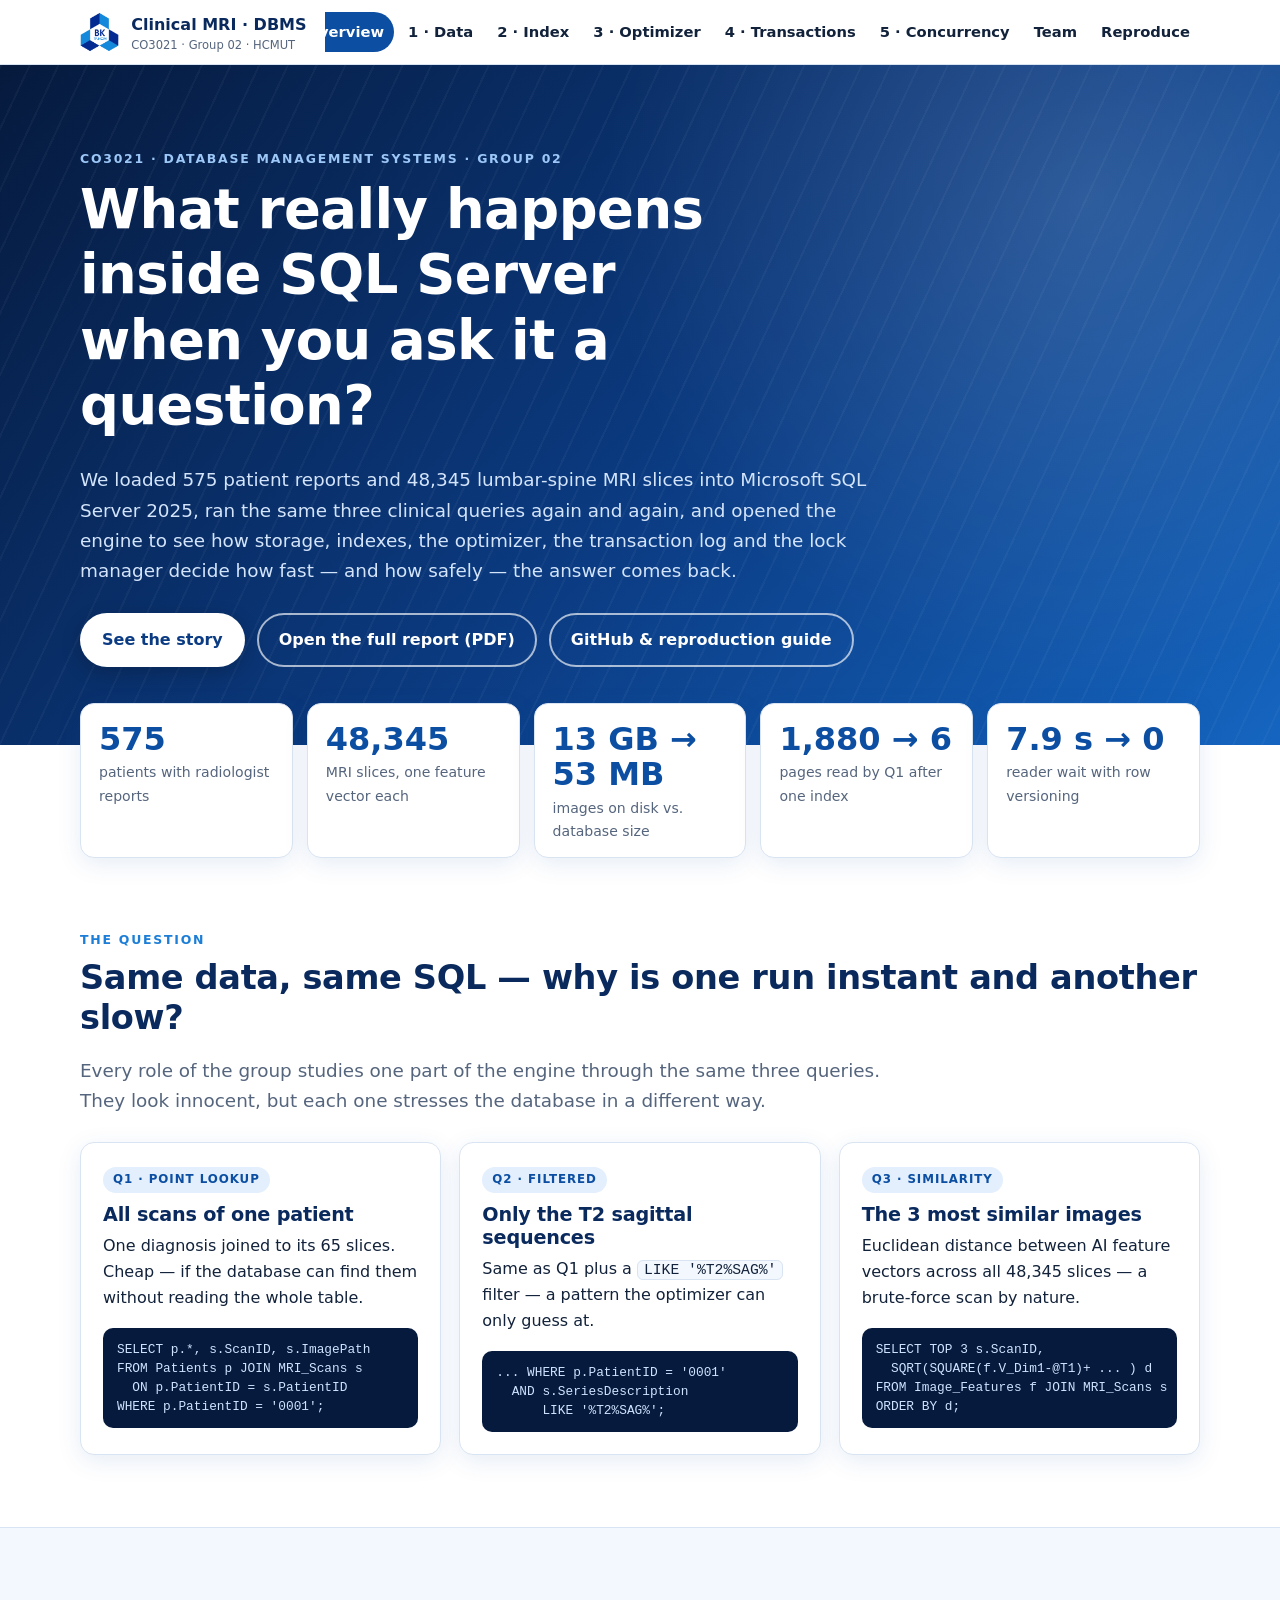
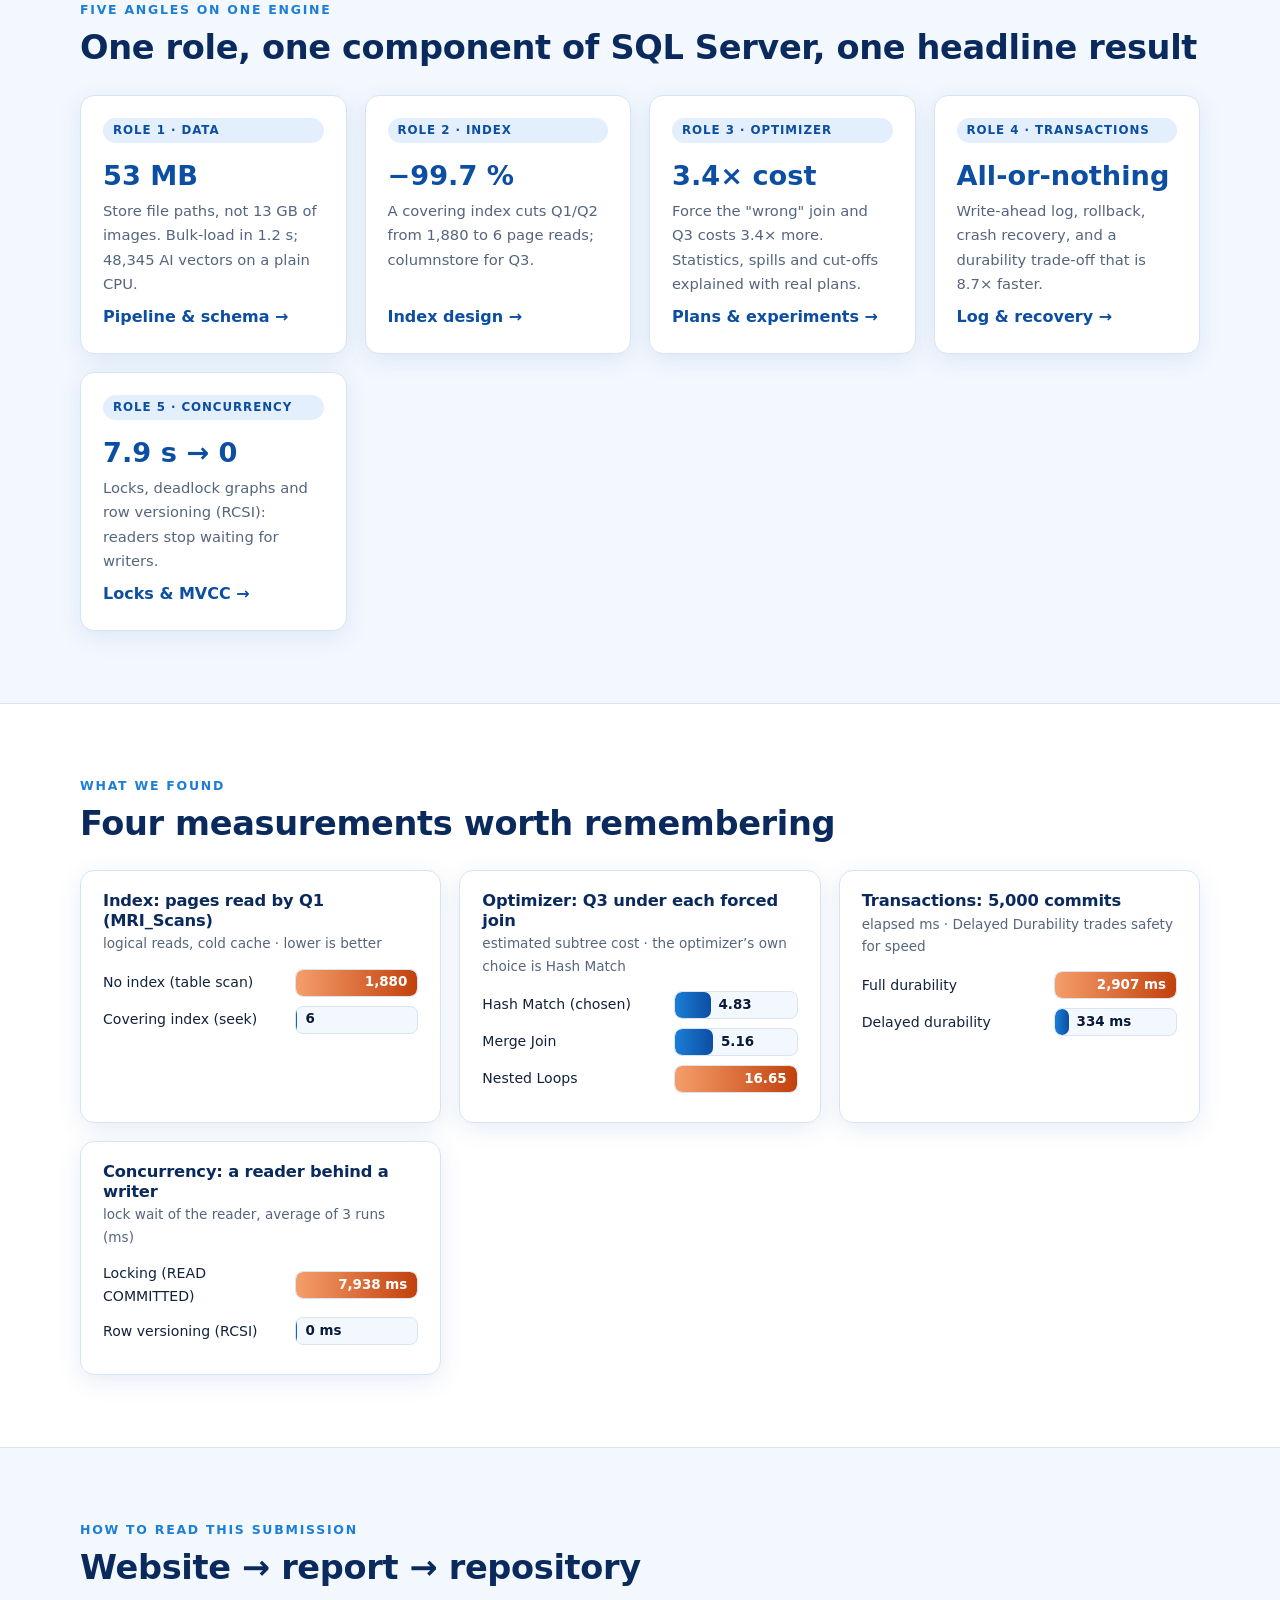
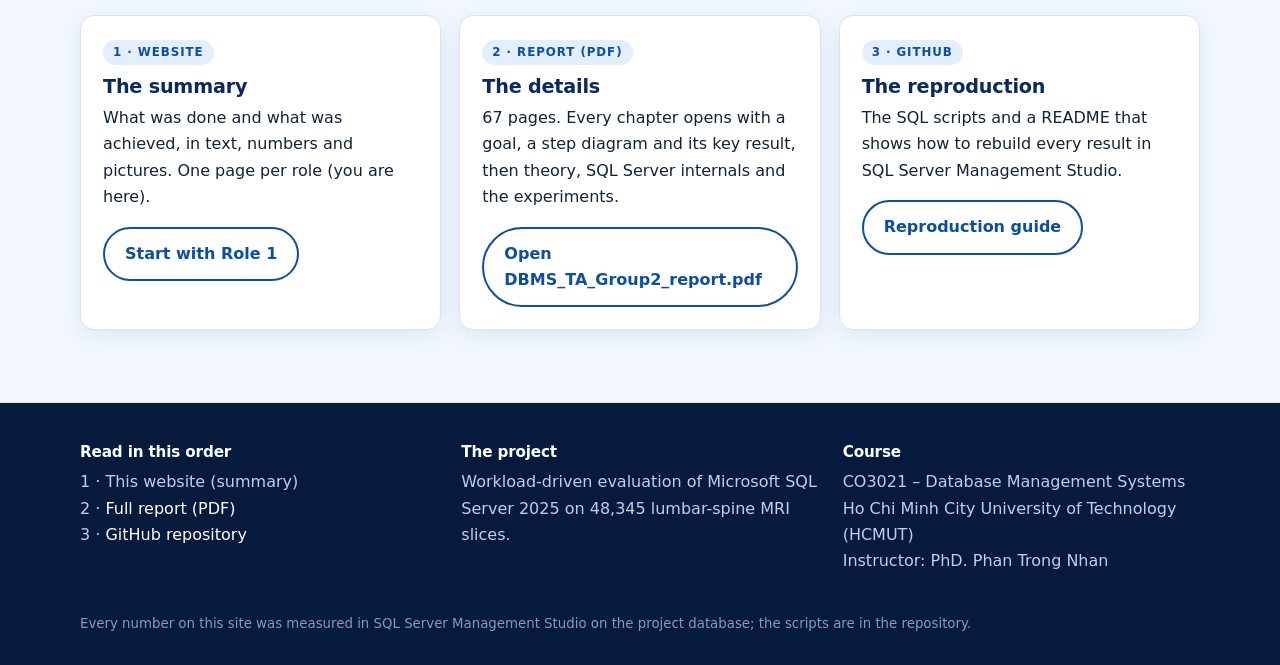
<file: docs/index.html>
<!DOCTYPE html>
<html lang="en">
<head>
<meta charset="utf-8">
<meta name="viewport" content="width=device-width, initial-scale=1">
<title>Clinical MRI DBMS · Inside SQL Server | CO3021 Group 02 · HCMUT</title>
<meta name="description" content="A workload-driven study of SQL Server 2025: storage, indexing, query optimization, transactions and concurrency, measured on 48,345 lumbar-spine MRI slices.">
<link rel="icon" href="assets/img/logo-hcmut.png">
<link rel="stylesheet" href="assets/css/style.css">
</head>
<body data-page="home">
<div id="site-header"></div>

<header class="hero">
  <div class="container">
    <div class="eyebrow">CO3021 · Database Management Systems · Group 02</div>
    <h1>What really happens inside SQL Server when you ask it a question?</h1>
    <p class="lead">We loaded 575 patient reports and 48,345 lumbar-spine MRI slices into Microsoft SQL Server 2025, ran the same three clinical queries again and again, and opened the engine to see how storage, indexes, the optimizer, the transaction log and the lock manager decide how fast &mdash; and how safely &mdash; the answer comes back.</p>
    <div class="cta">
      <a class="btn primary" href="#story">See the story</a>
      <a class="btn ghost" href="DBMS_TA_Group2_report.pdf">Open the full report (PDF)</a>
      <a class="btn ghost" href="https://github.com/qmarcusv/DBMS_TA_Group2">GitHub &amp; reproduction guide</a>
    </div>
  </div>
</header>

<main>
<section class="container">
  <div class="stats">
    <div class="stat"><div class="num" data-count="575">575</div><div class="lbl">patients with radiologist reports</div></div>
    <div class="stat"><div class="num" data-count="48345">48,345</div><div class="lbl">MRI slices, one feature vector each</div></div>
    <div class="stat"><div class="num">13&nbsp;GB → 53&nbsp;MB</div><div class="lbl">images on disk vs. database size</div></div>
    <div class="stat"><div class="num">1,880 → 6</div><div class="lbl">pages read by Q1 after one index</div></div>
    <div class="stat"><div class="num">7.9 s → 0</div><div class="lbl">reader wait with row versioning</div></div>
  </div>
</section>

<section class="section" id="story">
  <div class="container">
    <div class="eyebrow">The question</div>
    <h2>Same data, same SQL &mdash; why is one run instant and another slow?</h2>
    <p class="lead">Every role of the group studies one part of the engine through the same three queries. They look innocent, but each one stresses the database in a different way.</p>
    <div class="grid g3 mt">
      <article class="card q-card reveal">
        <span class="tag">Q1 · point lookup</span>
        <h3>All scans of one patient</h3>
        <p>One diagnosis joined to its 65 slices. Cheap &mdash; if the database can find them without reading the whole table.</p>
<pre><span class="kw">SELECT</span> p.*, s.ScanID, s.ImagePath
<span class="kw">FROM</span> Patients p <span class="kw">JOIN</span> MRI_Scans s
  <span class="kw">ON</span> p.PatientID = s.PatientID
<span class="kw">WHERE</span> p.PatientID = '0001';</pre>
      </article>
      <article class="card q-card reveal">
        <span class="tag">Q2 · filtered</span>
        <h3>Only the T2 sagittal sequences</h3>
        <p>Same as Q1 plus a <code>LIKE '%T2%SAG%'</code> filter &mdash; a pattern the optimizer can only guess at.</p>
<pre>... <span class="kw">WHERE</span> p.PatientID = '0001'
  <span class="kw">AND</span> s.SeriesDescription
      <span class="kw">LIKE</span> '%T2%SAG%';</pre>
      </article>
      <article class="card q-card reveal">
        <span class="tag">Q3 · similarity</span>
        <h3>The 3 most similar images</h3>
        <p>Euclidean distance between AI feature vectors across all 48,345 slices &mdash; a brute-force scan by nature.</p>
<pre><span class="kw">SELECT TOP</span> 3 s.ScanID,
  <span class="kw">SQRT</span>(<span class="kw">SQUARE</span>(f.V_Dim1-@T1)+ ... ) d
<span class="kw">FROM</span> Image_Features f <span class="kw">JOIN</span> MRI_Scans s ...
<span class="kw">ORDER BY</span> d;</pre>
      </article>
    </div>
  </div>
</section>

<section class="section alt">
  <div class="container">
    <div class="eyebrow">Five angles on one engine</div>
    <h2>One role, one component of SQL Server, one headline result</h2>
    <div class="grid g5 mt">
      <a class="card role-card reveal" href="data.html">
        <span class="tag">Role 1 · Data</span>
        <div class="big">53 MB</div>
        <p>Store file paths, not 13&nbsp;GB of images. Bulk-load in 1.2&nbsp;s; 48,345 AI vectors on a plain CPU.</p>
        <span class="more">Pipeline &amp; schema →</span>
      </a>
      <a class="card role-card reveal" href="indexing.html">
        <span class="tag">Role 2 · Index</span>
        <div class="big">−99.7 %</div>
        <p>A covering index cuts Q1/Q2 from 1,880 to 6 page reads; columnstore for Q3.</p>
        <span class="more">Index design →</span>
      </a>
      <a class="card role-card reveal" href="optimizer.html">
        <span class="tag">Role 3 · Optimizer</span>
        <div class="big">3.4× cost</div>
        <p>Force the "wrong" join and Q3 costs 3.4× more. Statistics, spills and cut-offs explained with real plans.</p>
        <span class="more">Plans &amp; experiments →</span>
      </a>
      <a class="card role-card reveal" href="transactions.html">
        <span class="tag">Role 4 · Transactions</span>
        <div class="big">All-or-nothing</div>
        <p>Write-ahead log, rollback, crash recovery, and a durability trade-off that is 8.7× faster.</p>
        <span class="more">Log &amp; recovery →</span>
      </a>
      <a class="card role-card reveal" href="concurrency.html">
        <span class="tag">Role 5 · Concurrency</span>
        <div class="big">7.9 s → 0</div>
        <p>Locks, deadlock graphs and row versioning (RCSI): readers stop waiting for writers.</p>
        <span class="more">Locks &amp; MVCC →</span>
      </a>
    </div>
  </div>
</section>

<section class="section">
  <div class="container">
    <div class="eyebrow">What we found</div>
    <h2>Four measurements worth remembering</h2>
    <div class="grid g2 mt">
      <div class="bars" data-title="Index: pages read by Q1 (MRI_Scans)" data-sub="logical reads, cold cache · lower is better" data-rows='[["No index (table scan)",1880,"1,880","bad"],["Covering index (seek)",6,"6","good"]]'></div>
      <div class="bars" data-title="Optimizer: Q3 under each forced join" data-sub="estimated subtree cost · the optimizer’s own choice is Hash Match" data-rows='[["Hash Match (chosen)",4.83,"4.83","good"],["Merge Join",5.16,"5.16",""],["Nested Loops",16.65,"16.65","bad"]]'></div>
      <div class="bars" data-title="Transactions: 5,000 commits" data-sub="elapsed ms · Delayed Durability trades safety for speed" data-rows='[["Full durability",2907,"2,907 ms","bad"],["Delayed durability",334,"334 ms","good"]]'></div>
      <div class="bars" data-title="Concurrency: a reader behind a writer" data-sub="lock wait of the reader, average of 3 runs (ms)" data-rows='[["Locking (READ COMMITTED)",7938,"7,938 ms","bad"],["Row versioning (RCSI)",0,"0 ms","good"]]'></div>
    </div>
  </div>
</section>

<section class="section alt">
  <div class="container">
    <div class="eyebrow">How to read this submission</div>
    <h2>Website → report → repository</h2>
    <div class="grid g3 mt">
      <div class="card reveal"><span class="tag">1 · Website</span><h3>The summary</h3><p>What was done and what was achieved, in text, numbers and pictures. One page per role (you are here).</p><a class="btn outline" href="data.html">Start with Role 1</a></div>
      <div class="card reveal"><span class="tag">2 · Report (PDF)</span><h3>The details</h3><p>67 pages. Every chapter opens with a goal, a step diagram and its key result, then theory, SQL Server internals and the experiments.</p><a class="btn outline" href="DBMS_TA_Group2_report.pdf">Open DBMS_TA_Group2_report.pdf</a></div>
      <div class="card reveal"><span class="tag">3 · GitHub</span><h3>The reproduction</h3><p>The SQL scripts and a README that shows how to rebuild every result in SQL Server Management Studio.</p><a class="btn outline" href="reproduce.html">Reproduction guide</a></div>
    </div>
  </div>
</section>
</main>

<div id="site-footer"></div>
<script src="assets/js/site.js"></script>
</body>
</html>
</file>
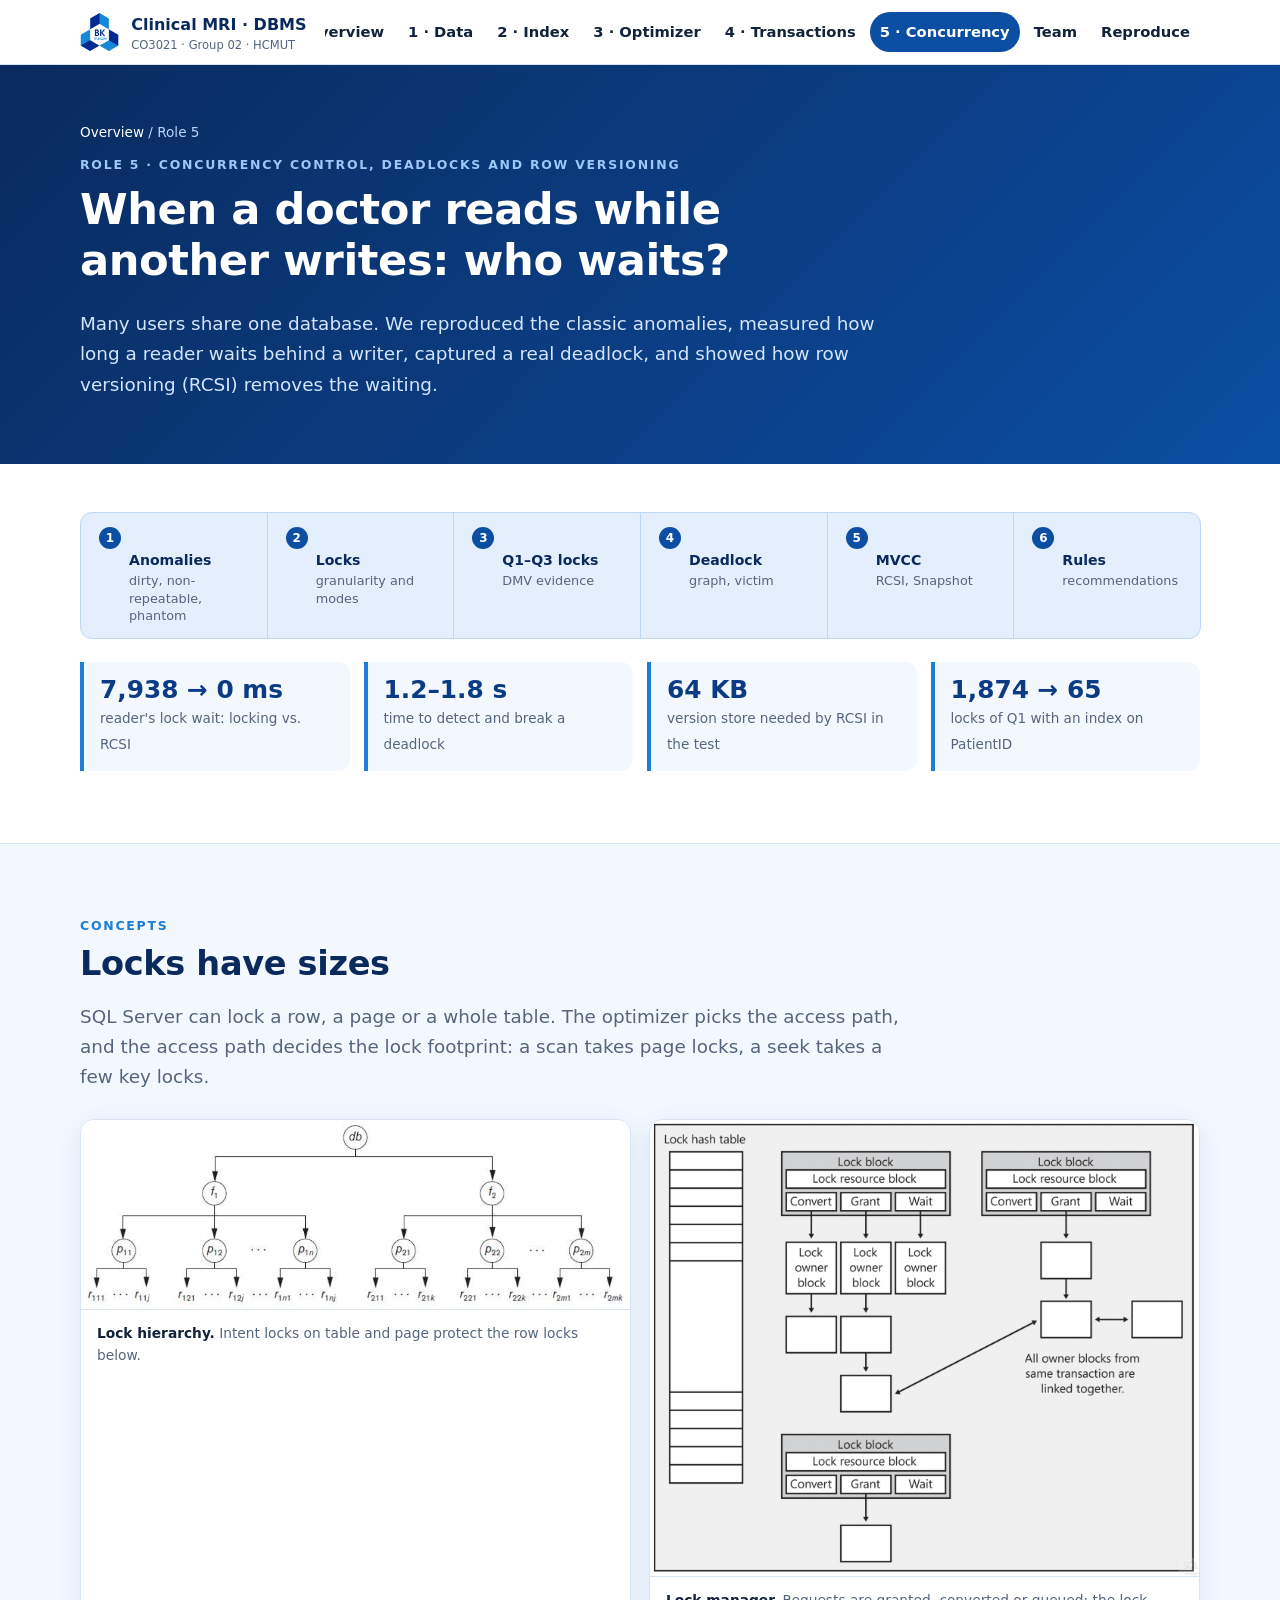
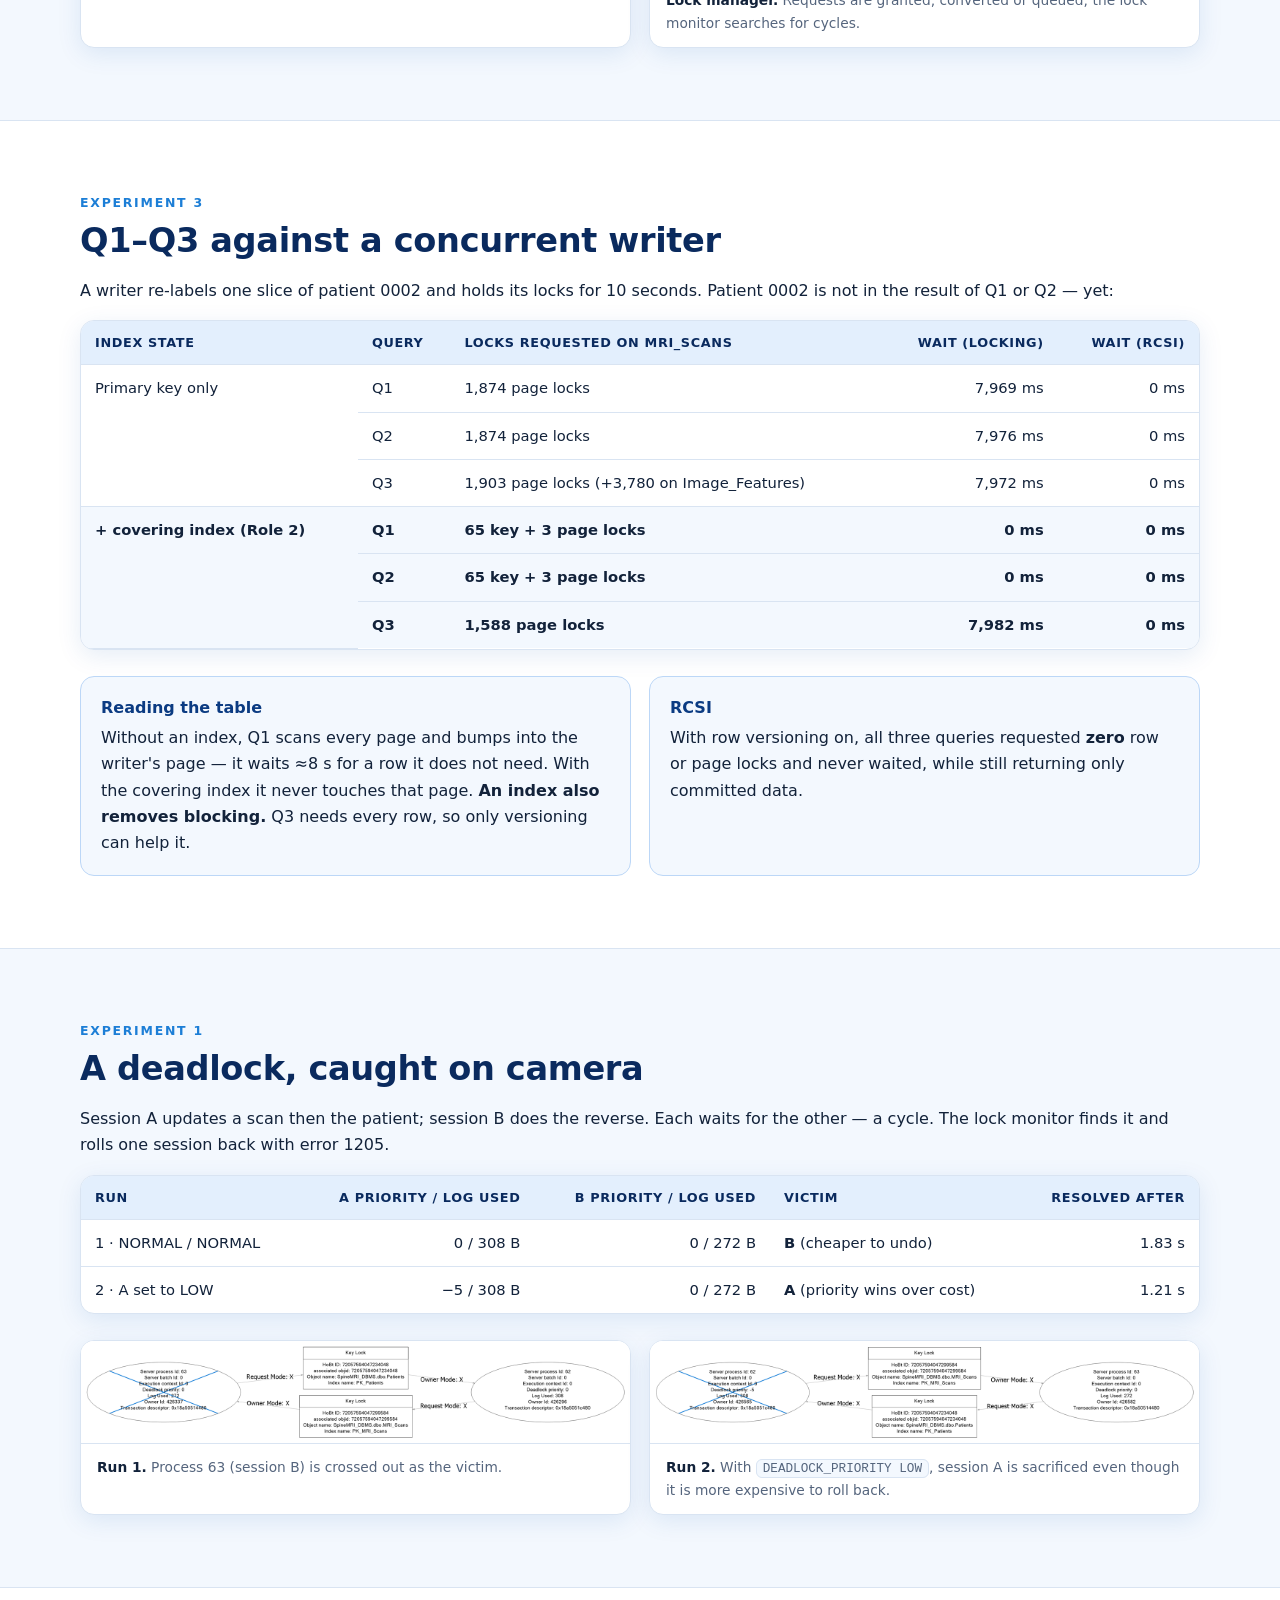
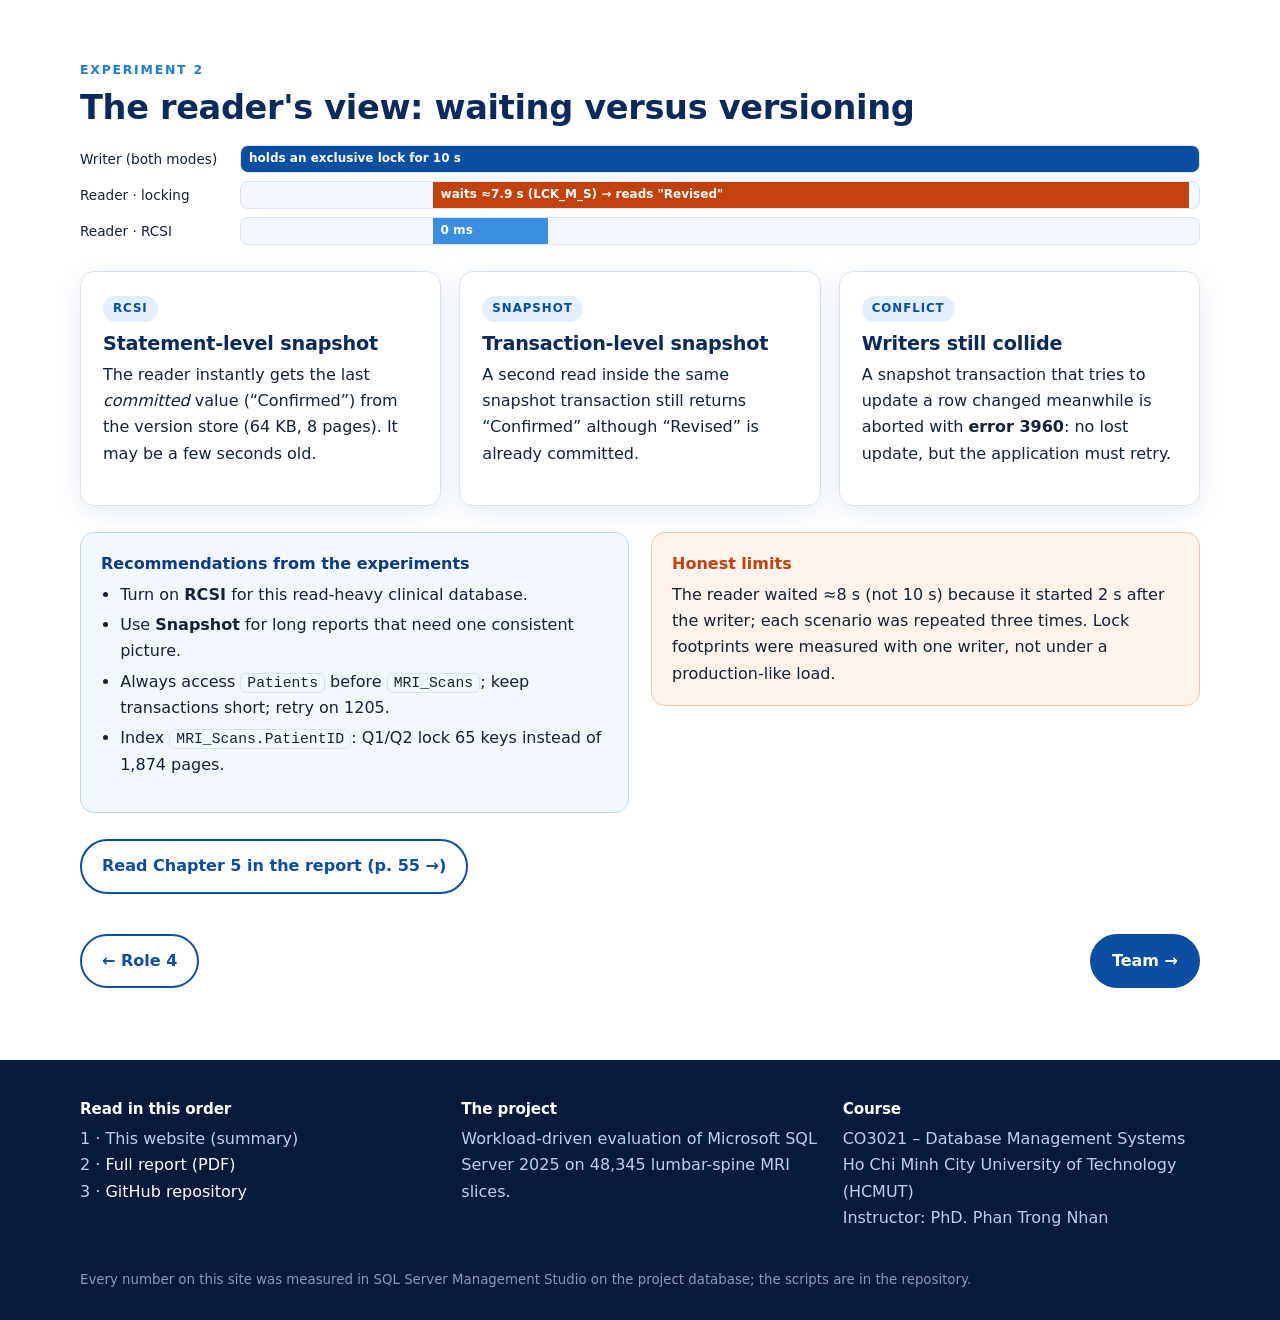
<file: docs/concurrency.html>
<!DOCTYPE html>
<html lang="en">
<head>
<meta charset="utf-8">
<meta name="viewport" content="width=device-width, initial-scale=1">
<title>Role 5 · Concurrency control | Clinical MRI DBMS</title>
<link rel="icon" href="assets/img/logo-hcmut.png">
<link rel="stylesheet" href="assets/css/style.css">
</head>
<body data-page="concurrency">
<div id="site-header"></div>

<header class="page-hero">
  <div class="container">
    <div class="crumbs"><a href="index.html">Overview</a> / Role 5</div>
    <div class="eyebrow">Role 5 · Concurrency control, deadlocks and row versioning</div>
    <h1>When a doctor reads while another writes: who waits?</h1>
    <p class="lead">Many users share one database. We reproduced the classic anomalies, measured how long a reader waits behind a writer, captured a real deadlock, and showed how row versioning (RCSI) removes the waiting.</p>
  </div>
</header>

<main>
<section class="section tight">
  <div class="container">
    <ol class="steps reveal">
      <li><b>Anomalies</b><span>dirty, non-repeatable, phantom</span></li>
      <li><b>Locks</b><span>granularity and modes</span></li>
      <li><b>Q1–Q3 locks</b><span>DMV evidence</span></li>
      <li><b>Deadlock</b><span>graph, victim</span></li>
      <li><b>MVCC</b><span>RCSI, Snapshot</span></li>
      <li><b>Rules</b><span>recommendations</span></li>
    </ol>
    <div class="kpis">
      <div class="kpi"><b>7,938 → 0 ms</b><span>reader's lock wait: locking vs. RCSI</span></div>
      <div class="kpi"><b>1.2–1.8 s</b><span>time to detect and break a deadlock</span></div>
      <div class="kpi"><b>64 KB</b><span>version store needed by RCSI in the test</span></div>
      <div class="kpi"><b>1,874 → 65</b><span>locks of Q1 with an index on PatientID</span></div>
    </div>
  </div>
</section>

<section class="section alt">
  <div class="container">
    <div class="eyebrow">Concepts</div>
    <h2>Locks have sizes</h2>
    <p class="lead">SQL Server can lock a row, a page or a whole table. The optimizer picks the access path, and the access path decides the lock footprint: a scan takes page locks, a seek takes a few key locks.</p>
    <div class="grid g2 mt">
      <figure class="fig"><img src="assets/img/r5-granularity.png" alt="Lock granularity hierarchy" loading="lazy"><figcaption><b>Lock hierarchy.</b> Intent locks on table and page protect the row locks below.</figcaption></figure>
      <figure class="fig"><img src="assets/img/r5-lock-manager.png" alt="Lock manager architecture" loading="lazy"><figcaption><b>Lock manager.</b> Requests are granted, converted or queued; the lock monitor searches for cycles.</figcaption></figure>
    </div>
  </div>
</section>

<section class="section">
  <div class="container">
    <div class="eyebrow">Experiment 3</div>
    <h2>Q1–Q3 against a concurrent writer</h2>
    <p>A writer re-labels one slice of patient 0002 and holds its locks for 10&nbsp;seconds. Patient 0002 is not in the result of Q1 or Q2 &mdash; yet:</p>
    <div class="table-wrap">
      <table>
        <thead><tr><th>Index state</th><th>Query</th><th>Locks requested on MRI_Scans</th><th class="num">Wait (locking)</th><th class="num">Wait (RCSI)</th></tr></thead>
        <tbody>
          <tr><td rowspan="3">Primary key only</td><td>Q1</td><td>1,874 page locks</td><td class="num">7,969 ms</td><td class="num">0 ms</td></tr>
          <tr><td>Q2</td><td>1,874 page locks</td><td class="num">7,976 ms</td><td class="num">0 ms</td></tr>
          <tr><td>Q3</td><td>1,903 page locks (+3,780 on Image_Features)</td><td class="num">7,972 ms</td><td class="num">0 ms</td></tr>
          <tr class="hl"><td rowspan="3">+ covering index (Role 2)</td><td>Q1</td><td>65 key + 3 page locks</td><td class="num">0 ms</td><td class="num">0 ms</td></tr>
          <tr class="hl"><td>Q2</td><td>65 key + 3 page locks</td><td class="num">0 ms</td><td class="num">0 ms</td></tr>
          <tr class="hl"><td>Q3</td><td>1,588 page locks</td><td class="num">7,982 ms</td><td class="num">0 ms</td></tr>
        </tbody>
      </table>
    </div>
    <div class="grid g2 mt">
      <div class="callout"><b class="t">Reading the table</b>Without an index, Q1 scans every page and bumps into the writer's page &mdash; it waits ≈8&nbsp;s for a row it does not need. With the covering index it never touches that page. <b>An index also removes blocking.</b> Q3 needs every row, so only versioning can help it.</div>
      <div class="callout"><b class="t">RCSI</b>With row versioning on, all three queries requested <b>zero</b> row or page locks and never waited, while still returning only committed data.</div>
    </div>
  </div>
</section>

<section class="section alt">
  <div class="container">
    <div class="eyebrow">Experiment 1</div>
    <h2>A deadlock, caught on camera</h2>
    <p>Session A updates a scan then the patient; session B does the reverse. Each waits for the other &mdash; a cycle. The lock monitor finds it and rolls one session back with error 1205.</p>
    <div class="table-wrap">
      <table>
        <thead><tr><th>Run</th><th class="num">A priority / log used</th><th class="num">B priority / log used</th><th>Victim</th><th class="num">Resolved after</th></tr></thead>
        <tbody>
          <tr><td>1 · NORMAL / NORMAL</td><td class="num">0 / 308 B</td><td class="num">0 / 272 B</td><td><b>B</b> (cheaper to undo)</td><td class="num">1.83 s</td></tr>
          <tr><td>2 · A set to LOW</td><td class="num">−5 / 308 B</td><td class="num">0 / 272 B</td><td><b>A</b> (priority wins over cost)</td><td class="num">1.21 s</td></tr>
        </tbody>
      </table>
    </div>
    <div class="grid g2 mt">
      <figure class="fig"><img src="assets/img/r5-deadlock-run1.png" alt="Deadlock graph of run 1 rendered by SSMS" loading="lazy"><figcaption><b>Run 1.</b> Process 63 (session B) is crossed out as the victim.</figcaption></figure>
      <figure class="fig"><img src="assets/img/r5-deadlock-run2.png" alt="Deadlock graph of run 2 rendered by SSMS" loading="lazy"><figcaption><b>Run 2.</b> With <code>DEADLOCK_PRIORITY LOW</code>, session A is sacrificed even though it is more expensive to roll back.</figcaption></figure>
    </div>
  </div>
</section>

<section class="section">
  <div class="container">
    <div class="eyebrow">Experiment 2</div>
    <h2>The reader's view: waiting versus versioning</h2>
    <div class="tl reveal">
      <div class="row"><div>Writer (both modes)</div><div class="track"><span class="seg hold" style="left:0;width:100%">holds an exclusive lock for 10 s</span></div></div>
      <div class="row"><div>Reader · locking</div><div class="track"><span class="seg wait" style="left:20%;width:79%">waits ≈7.9 s (LCK_M_S) → reads "Revised"</span></div></div>
      <div class="row"><div>Reader · RCSI</div><div class="track"><span class="seg read" style="left:20%;width:12%">0 ms</span></div></div>
    </div>
    <div class="grid g3 mt">
      <div class="card"><span class="tag">RCSI</span><h3>Statement-level snapshot</h3><p>The reader instantly gets the last <em>committed</em> value (“Confirmed”) from the version store (64&nbsp;KB, 8 pages). It may be a few seconds old.</p></div>
      <div class="card"><span class="tag">Snapshot</span><h3>Transaction-level snapshot</h3><p>A second read inside the same snapshot transaction still returns “Confirmed” although “Revised” is already committed.</p></div>
      <div class="card"><span class="tag">Conflict</span><h3>Writers still collide</h3><p>A snapshot transaction that tries to update a row changed meanwhile is aborted with <b>error 3960</b>: no lost update, but the application must retry.</p></div>
    </div>
    <div class="two-col mt">
      <div class="callout"><b class="t">Recommendations from the experiments</b>
        <ul class="tight"><li>Turn on <b>RCSI</b> for this read-heavy clinical database.</li><li>Use <b>Snapshot</b> for long reports that need one consistent picture.</li><li>Always access <code>Patients</code> before <code>MRI_Scans</code>; keep transactions short; retry on 1205.</li><li>Index <code>MRI_Scans.PatientID</code>: Q1/Q2 lock 65 keys instead of 1,874 pages.</li></ul></div>
      <div class="callout warn"><b class="t">Honest limits</b>The reader waited ≈8 s (not 10 s) because it started 2 s after the writer; each scenario was repeated three times. Lock footprints were measured with one writer, not under a production-like load.</div>
    </div>
    <p class="mt"><a class="btn outline" href="DBMS_TA_Group2_report.pdf#page=55">Read Chapter 5 in the report (p. 55 →)</a></p>
    <div class="pager"><a class="btn outline" href="transactions.html">← Role 4</a><a class="btn solid" href="team.html">Team →</a></div>
  </div>
</section>
</main>

<div id="site-footer"></div>
<script src="assets/js/site.js"></script>
</body>
</html>
</file>
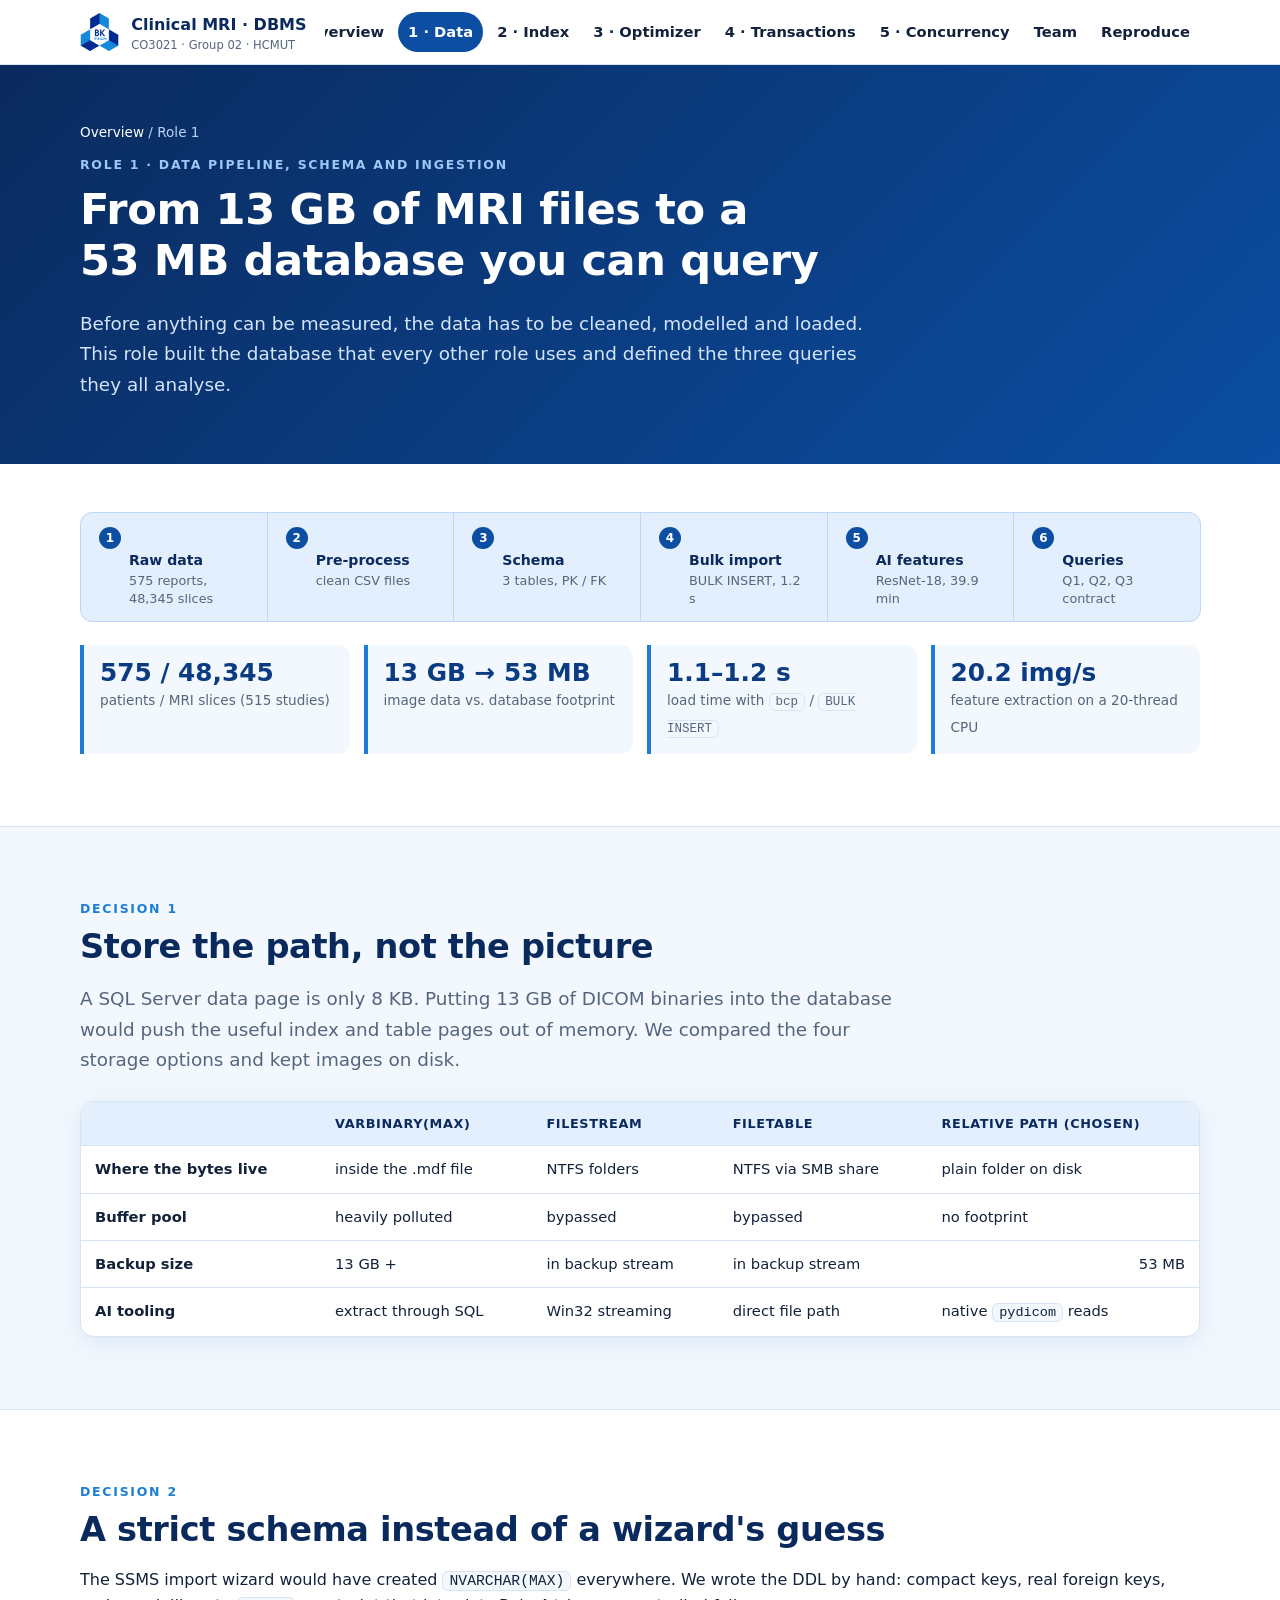
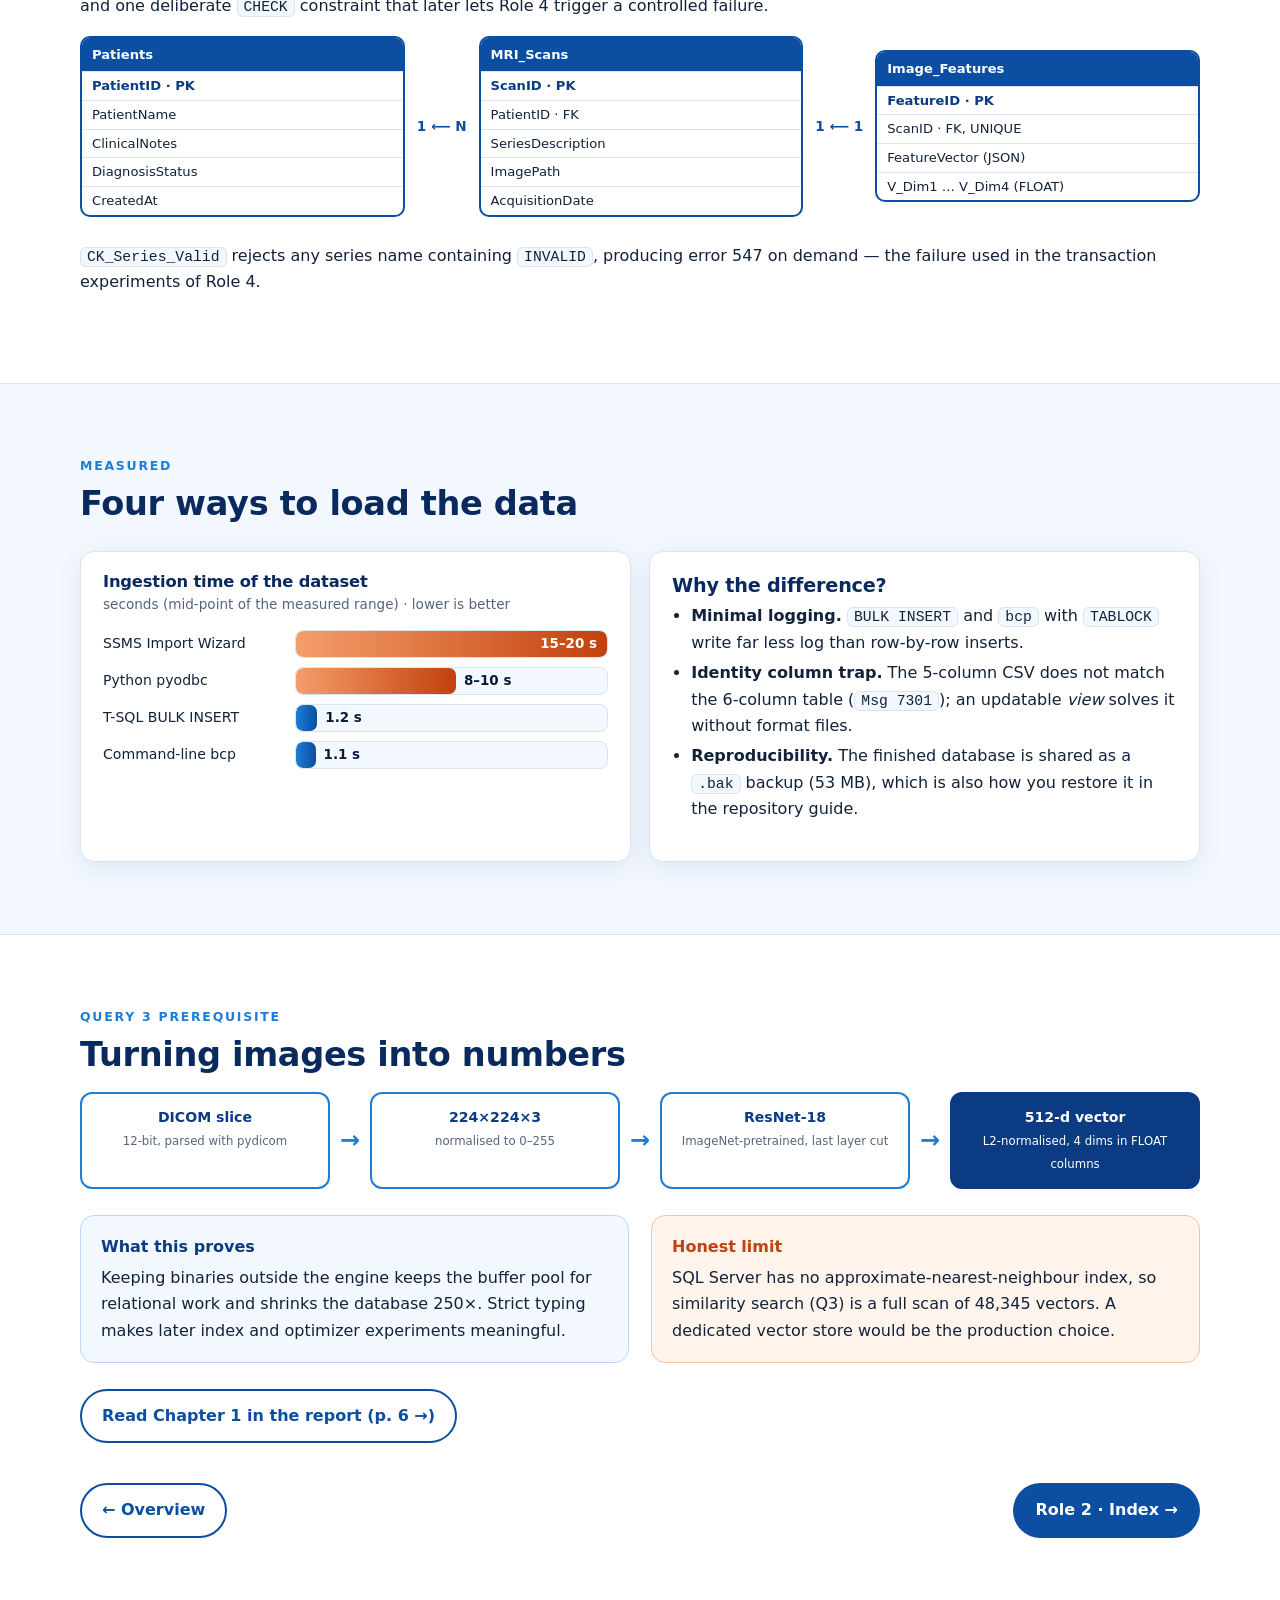
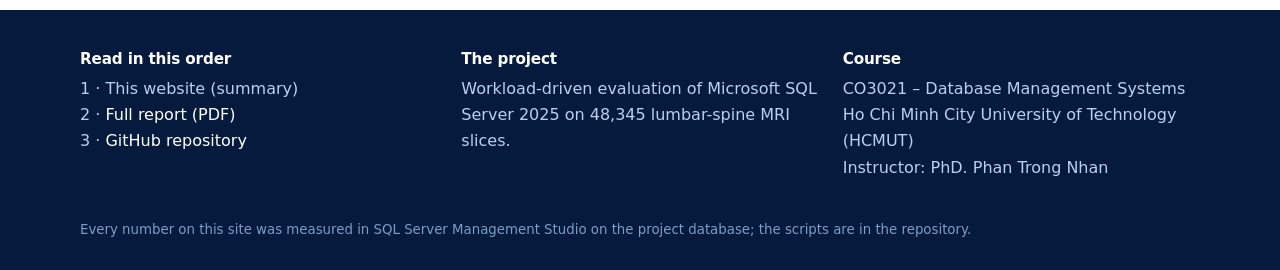
<file: docs/data.html>
<!DOCTYPE html>
<html lang="en">
<head>
<meta charset="utf-8">
<meta name="viewport" content="width=device-width, initial-scale=1">
<title>Role 1 · Data pipeline | Clinical MRI DBMS</title>
<link rel="icon" href="assets/img/logo-hcmut.png">
<link rel="stylesheet" href="assets/css/style.css">
</head>
<body data-page="data">
<div id="site-header"></div>

<header class="page-hero">
  <div class="container">
    <div class="crumbs"><a href="index.html">Overview</a> / Role 1</div>
    <div class="eyebrow">Role 1 · Data pipeline, schema and ingestion</div>
    <h1>From 13&nbsp;GB of MRI files to a 53&nbsp;MB database you can query</h1>
    <p class="lead">Before anything can be measured, the data has to be cleaned, modelled and loaded. This role built the database that every other role uses and defined the three queries they all analyse.</p>
  </div>
</header>

<main>
<section class="section tight">
  <div class="container">
    <ol class="steps reveal">
      <li><b>Raw data</b><span>575 reports, 48,345 slices</span></li>
      <li><b>Pre-process</b><span>clean CSV files</span></li>
      <li><b>Schema</b><span>3 tables, PK / FK</span></li>
      <li><b>Bulk import</b><span>BULK INSERT, 1.2 s</span></li>
      <li><b>AI features</b><span>ResNet-18, 39.9 min</span></li>
      <li><b>Queries</b><span>Q1, Q2, Q3 contract</span></li>
    </ol>
    <div class="kpis">
      <div class="kpi"><b>575 / 48,345</b><span>patients / MRI slices (515 studies)</span></div>
      <div class="kpi"><b>13 GB → 53 MB</b><span>image data vs. database footprint</span></div>
      <div class="kpi"><b>1.1–1.2 s</b><span>load time with <code>bcp</code> / <code>BULK INSERT</code></span></div>
      <div class="kpi"><b>20.2 img/s</b><span>feature extraction on a 20-thread CPU</span></div>
    </div>
  </div>
</section>

<section class="section alt">
  <div class="container">
    <div class="eyebrow">Decision 1</div>
    <h2>Store the path, not the picture</h2>
    <p class="lead">A SQL Server data page is only 8&nbsp;KB. Putting 13&nbsp;GB of DICOM binaries into the database would push the useful index and table pages out of memory. We compared the four storage options and kept images on disk.</p>
    <div class="table-wrap mt">
      <table>
        <thead><tr><th></th><th>VARBINARY(MAX)</th><th>FILESTREAM</th><th>FileTable</th><th>Relative path (chosen)</th></tr></thead>
        <tbody>
          <tr><td><b>Where the bytes live</b></td><td>inside the .mdf file</td><td>NTFS folders</td><td>NTFS via SMB share</td><td>plain folder on disk</td></tr>
          <tr><td><b>Buffer pool</b></td><td>heavily polluted</td><td>bypassed</td><td>bypassed</td><td>no footprint</td></tr>
          <tr><td><b>Backup size</b></td><td>13 GB +</td><td>in backup stream</td><td>in backup stream</td><td class="num">53 MB</td></tr>
          <tr><td><b>AI tooling</b></td><td>extract through SQL</td><td>Win32 streaming</td><td>direct file path</td><td>native <code>pydicom</code> reads</td></tr>
        </tbody>
      </table>
    </div>
  </div>
</section>

<section class="section">
  <div class="container">
    <div class="eyebrow">Decision 2</div>
    <h2>A strict schema instead of a wizard's guess</h2>
    <p>The SSMS import wizard would have created <code>NVARCHAR(MAX)</code> everywhere. We wrote the DDL by hand: compact keys, real foreign keys, and one deliberate <code>CHECK</code> constraint that later lets Role&nbsp;4 trigger a controlled failure.</p>
    <div class="erd reveal">
      <div class="tbl"><header>Patients</header><div class="pk">PatientID · PK</div><div>PatientName</div><div>ClinicalNotes</div><div>DiagnosisStatus</div><div>CreatedAt</div></div>
      <div class="rel">1 ⟵ N</div>
      <div class="tbl"><header>MRI_Scans</header><div class="pk">ScanID · PK</div><div>PatientID · FK</div><div>SeriesDescription</div><div>ImagePath</div><div>AcquisitionDate</div></div>
      <div class="rel">1 ⟵ 1</div>
      <div class="tbl"><header>Image_Features</header><div class="pk">FeatureID · PK</div><div>ScanID · FK, UNIQUE</div><div>FeatureVector (JSON)</div><div>V_Dim1 … V_Dim4 (FLOAT)</div></div>
    </div>
    <p class="mt"><code>CK_Series_Valid</code> rejects any series name containing <code>INVALID</code>, producing error&nbsp;547 on demand &mdash; the failure used in the transaction experiments of Role&nbsp;4.</p>
  </div>
</section>

<section class="section alt">
  <div class="container">
    <div class="eyebrow">Measured</div>
    <h2>Four ways to load the data</h2>
    <div class="grid g2 mt">
      <div class="bars" data-title="Ingestion time of the dataset" data-sub="seconds (mid-point of the measured range) · lower is better" data-rows='[["SSMS Import Wizard",17.5,"15–20 s","bad"],["Python pyodbc",9,"8–10 s","bad"],["T-SQL BULK INSERT",1.2,"1.2 s","good"],["Command-line bcp",1.1,"1.1 s","good"]]'></div>
      <div class="card">
        <h3>Why the difference?</h3>
        <ul class="tight">
          <li><b>Minimal logging.</b> <code>BULK INSERT</code> and <code>bcp</code> with <code>TABLOCK</code> write far less log than row-by-row inserts.</li>
          <li><b>Identity column trap.</b> The 5-column CSV does not match the 6-column table (<code>Msg 7301</code>); an updatable <em>view</em> solves it without format files.</li>
          <li><b>Reproducibility.</b> The finished database is shared as a <code>.bak</code> backup (53&nbsp;MB), which is also how you restore it in the repository guide.</li>
        </ul>
      </div>
    </div>
  </div>
</section>

<section class="section">
  <div class="container">
    <div class="eyebrow">Query 3 prerequisite</div>
    <h2>Turning images into numbers</h2>
    <div class="flow reveal">
      <div class="node"><b>DICOM slice</b><small>12-bit, parsed with pydicom</small></div><div class="arrow">→</div>
      <div class="node"><b>224×224×3</b><small>normalised to 0–255</small></div><div class="arrow">→</div>
      <div class="node"><b>ResNet-18</b><small>ImageNet-pretrained, last layer cut</small></div><div class="arrow">→</div>
      <div class="node dark"><b>512-d vector</b><small>L2-normalised, 4 dims in FLOAT columns</small></div>
    </div>
    <div class="two-col mt">
      <div class="callout"><b class="t">What this proves</b>Keeping binaries outside the engine keeps the buffer pool for relational work and shrinks the database 250×. Strict typing makes later index and optimizer experiments meaningful.</div>
      <div class="callout warn"><b class="t">Honest limit</b>SQL Server has no approximate-nearest-neighbour index, so similarity search (Q3) is a full scan of 48,345 vectors. A dedicated vector store would be the production choice.</div>
    </div>
    <p class="mt"><a class="btn outline" href="DBMS_TA_Group2_report.pdf#page=6">Read Chapter 1 in the report (p. 6 →)</a></p>
    <div class="pager"><a class="btn outline" href="index.html">← Overview</a><a class="btn solid" href="indexing.html">Role 2 · Index →</a></div>
  </div>
</section>
</main>

<div id="site-footer"></div>
<script src="assets/js/site.js"></script>
</body>
</html>
</file>
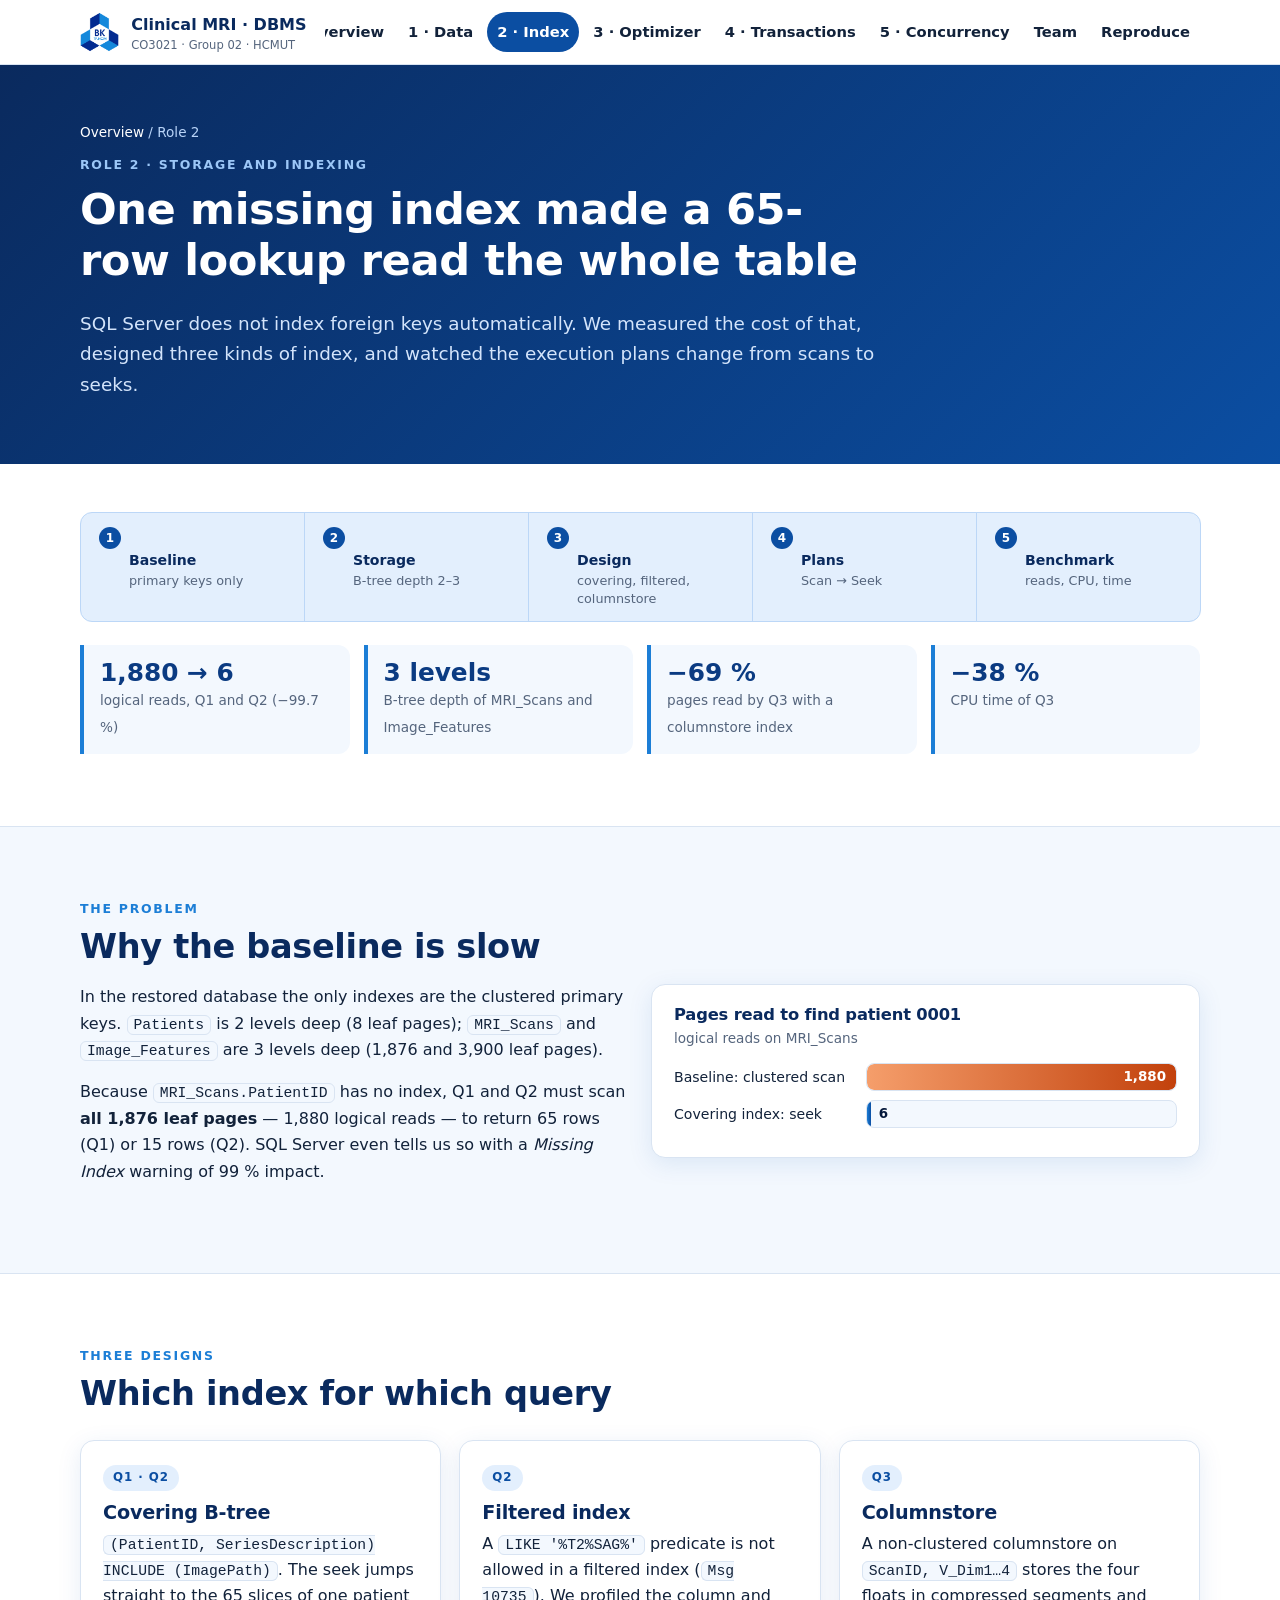
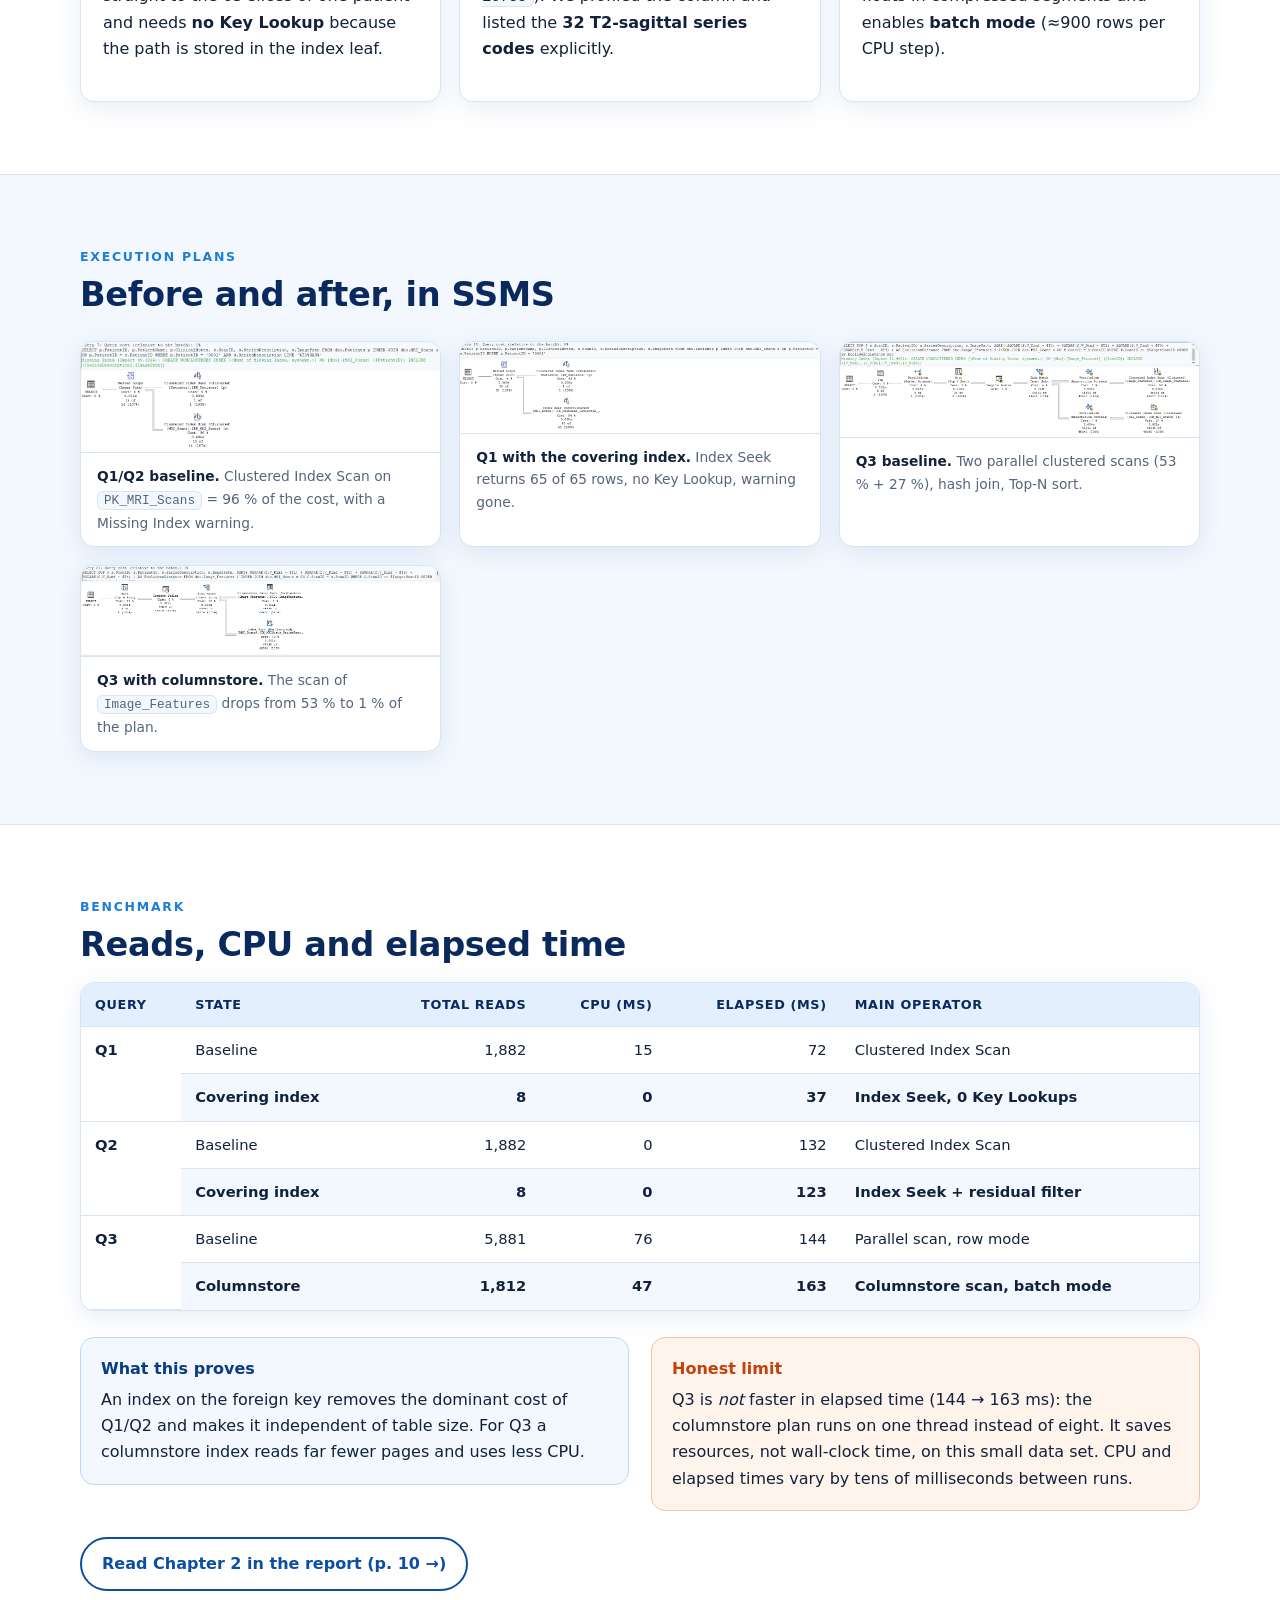
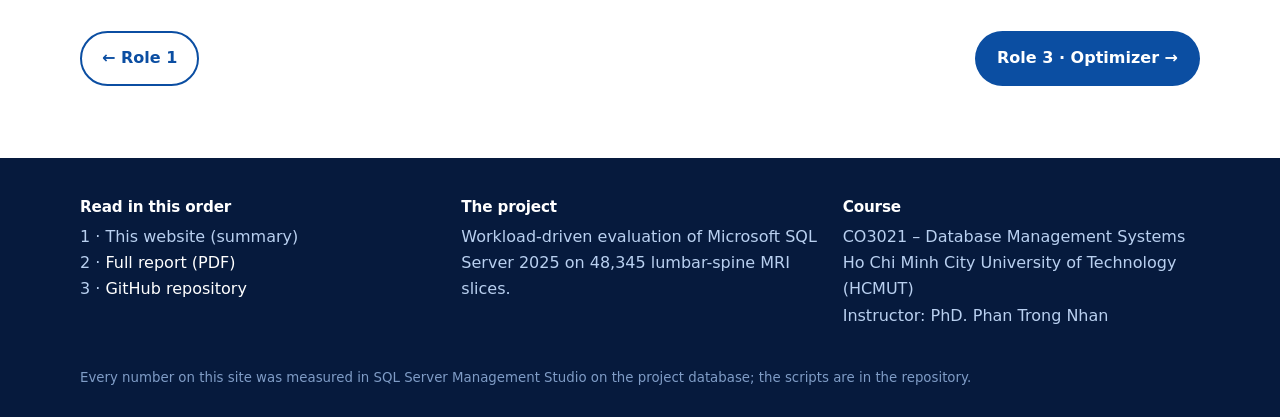
<file: docs/indexing.html>
<!DOCTYPE html>
<html lang="en">
<head>
<meta charset="utf-8">
<meta name="viewport" content="width=device-width, initial-scale=1">
<title>Role 2 · Storage and indexing | Clinical MRI DBMS</title>
<link rel="icon" href="assets/img/logo-hcmut.png">
<link rel="stylesheet" href="assets/css/style.css">
</head>
<body data-page="indexing">
<div id="site-header"></div>

<header class="page-hero">
  <div class="container">
    <div class="crumbs"><a href="index.html">Overview</a> / Role 2</div>
    <div class="eyebrow">Role 2 · Storage and indexing</div>
    <h1>One missing index made a 65-row lookup read the whole table</h1>
    <p class="lead">SQL Server does not index foreign keys automatically. We measured the cost of that, designed three kinds of index, and watched the execution plans change from scans to seeks.</p>
  </div>
</header>

<main>
<section class="section tight">
  <div class="container">
    <ol class="steps reveal">
      <li><b>Baseline</b><span>primary keys only</span></li>
      <li><b>Storage</b><span>B-tree depth 2–3</span></li>
      <li><b>Design</b><span>covering, filtered, columnstore</span></li>
      <li><b>Plans</b><span>Scan → Seek</span></li>
      <li><b>Benchmark</b><span>reads, CPU, time</span></li>
    </ol>
    <div class="kpis">
      <div class="kpi"><b>1,880 → 6</b><span>logical reads, Q1 and Q2 (−99.7 %)</span></div>
      <div class="kpi"><b>3 levels</b><span>B-tree depth of MRI_Scans and Image_Features</span></div>
      <div class="kpi"><b>−69 %</b><span>pages read by Q3 with a columnstore index</span></div>
      <div class="kpi"><b>−38 %</b><span>CPU time of Q3</span></div>
    </div>
  </div>
</section>

<section class="section alt">
  <div class="container">
    <div class="eyebrow">The problem</div>
    <h2>Why the baseline is slow</h2>
    <div class="two-col">
      <div>
        <p>In the restored database the only indexes are the clustered primary keys. <code>Patients</code> is 2 levels deep (8 leaf pages); <code>MRI_Scans</code> and <code>Image_Features</code> are 3 levels deep (1,876 and 3,900 leaf pages).</p>
        <p>Because <code>MRI_Scans.PatientID</code> has no index, Q1 and Q2 must scan <b>all 1,876 leaf pages</b> &mdash; 1,880 logical reads &mdash; to return 65 rows (Q1) or 15 rows (Q2). SQL Server even tells us so with a <em>Missing Index</em> warning of 99&nbsp;% impact.</p>
      </div>
      <div class="bars" data-title="Pages read to find patient 0001" data-sub="logical reads on MRI_Scans" data-rows='[["Baseline: clustered scan",1880,"1,880","bad"],["Covering index: seek",6,"6","good"]]'></div>
    </div>
  </div>
</section>

<section class="section">
  <div class="container">
    <div class="eyebrow">Three designs</div>
    <h2>Which index for which query</h2>
    <div class="grid g3 mt">
      <div class="card reveal"><span class="tag">Q1 · Q2</span><h3>Covering B-tree</h3><p><code>(PatientID, SeriesDescription) INCLUDE (ImagePath)</code>. The seek jumps straight to the 65 slices of one patient and needs <b>no Key Lookup</b> because the path is stored in the index leaf.</p></div>
      <div class="card reveal"><span class="tag">Q2</span><h3>Filtered index</h3><p>A <code>LIKE '%T2%SAG%'</code> predicate is not allowed in a filtered index (<code>Msg 10735</code>). We profiled the column and listed the <b>32 T2-sagittal series codes</b> explicitly.</p></div>
      <div class="card reveal"><span class="tag">Q3</span><h3>Columnstore</h3><p>A non-clustered columnstore on <code>ScanID, V_Dim1…4</code> stores the four floats in compressed segments and enables <b>batch mode</b> (≈900 rows per CPU step).</p></div>
    </div>
  </div>
</section>

<section class="section alt">
  <div class="container">
    <div class="eyebrow">Execution plans</div>
    <h2>Before and after, in SSMS</h2>
    <div class="grid g2 mt">
      <figure class="fig"><img src="assets/img/r2-baseline-plan.png" alt="Baseline plan of Q1/Q2 with a clustered index scan" loading="lazy"><figcaption><b>Q1/Q2 baseline.</b> Clustered Index Scan on <code>PK_MRI_Scans</code> = 96 % of the cost, with a Missing Index warning.</figcaption></figure>
      <figure class="fig"><img src="assets/img/r2-q1-optimized.png" alt="Optimised plan of Q1 with an index seek" loading="lazy"><figcaption><b>Q1 with the covering index.</b> Index Seek returns 65 of 65 rows, no Key Lookup, warning gone.</figcaption></figure>
      <figure class="fig"><img src="assets/img/r2-q3-baseline.png" alt="Baseline parallel plan of Q3" loading="lazy"><figcaption><b>Q3 baseline.</b> Two parallel clustered scans (53 % + 27 %), hash join, Top-N sort.</figcaption></figure>
      <figure class="fig"><img src="assets/img/r2-q3-columnstore.png" alt="Q3 plan with a columnstore index scan in batch mode" loading="lazy"><figcaption><b>Q3 with columnstore.</b> The scan of <code>Image_Features</code> drops from 53 % to 1 % of the plan.</figcaption></figure>
    </div>
  </div>
</section>

<section class="section">
  <div class="container">
    <div class="eyebrow">Benchmark</div>
    <h2>Reads, CPU and elapsed time</h2>
    <div class="table-wrap">
      <table>
        <thead><tr><th>Query</th><th>State</th><th class="num">Total reads</th><th class="num">CPU (ms)</th><th class="num">Elapsed (ms)</th><th>Main operator</th></tr></thead>
        <tbody>
          <tr><td rowspan="2"><b>Q1</b></td><td>Baseline</td><td class="num">1,882</td><td class="num">15</td><td class="num">72</td><td>Clustered Index Scan</td></tr>
          <tr class="hl"><td>Covering index</td><td class="num">8</td><td class="num">0</td><td class="num">37</td><td>Index Seek, 0 Key Lookups</td></tr>
          <tr><td rowspan="2"><b>Q2</b></td><td>Baseline</td><td class="num">1,882</td><td class="num">0</td><td class="num">132</td><td>Clustered Index Scan</td></tr>
          <tr class="hl"><td>Covering index</td><td class="num">8</td><td class="num">0</td><td class="num">123</td><td>Index Seek + residual filter</td></tr>
          <tr><td rowspan="2"><b>Q3</b></td><td>Baseline</td><td class="num">5,881</td><td class="num">76</td><td class="num">144</td><td>Parallel scan, row mode</td></tr>
          <tr class="hl"><td>Columnstore</td><td class="num">1,812</td><td class="num">47</td><td class="num">163</td><td>Columnstore scan, batch mode</td></tr>
        </tbody>
      </table>
    </div>
    <div class="two-col mt">
      <div class="callout"><b class="t">What this proves</b>An index on the foreign key removes the dominant cost of Q1/Q2 and makes it independent of table size. For Q3 a columnstore index reads far fewer pages and uses less CPU.</div>
      <div class="callout warn"><b class="t">Honest limit</b>Q3 is <em>not</em> faster in elapsed time (144 → 163&nbsp;ms): the columnstore plan runs on one thread instead of eight. It saves resources, not wall-clock time, on this small data set. CPU and elapsed times vary by tens of milliseconds between runs.</div>
    </div>
    <p class="mt"><a class="btn outline" href="DBMS_TA_Group2_report.pdf#page=10">Read Chapter 2 in the report (p. 10 →)</a></p>
    <div class="pager"><a class="btn outline" href="data.html">← Role 1</a><a class="btn solid" href="optimizer.html">Role 3 · Optimizer →</a></div>
  </div>
</section>
</main>

<div id="site-footer"></div>
<script src="assets/js/site.js"></script>
</body>
</html>
</file>
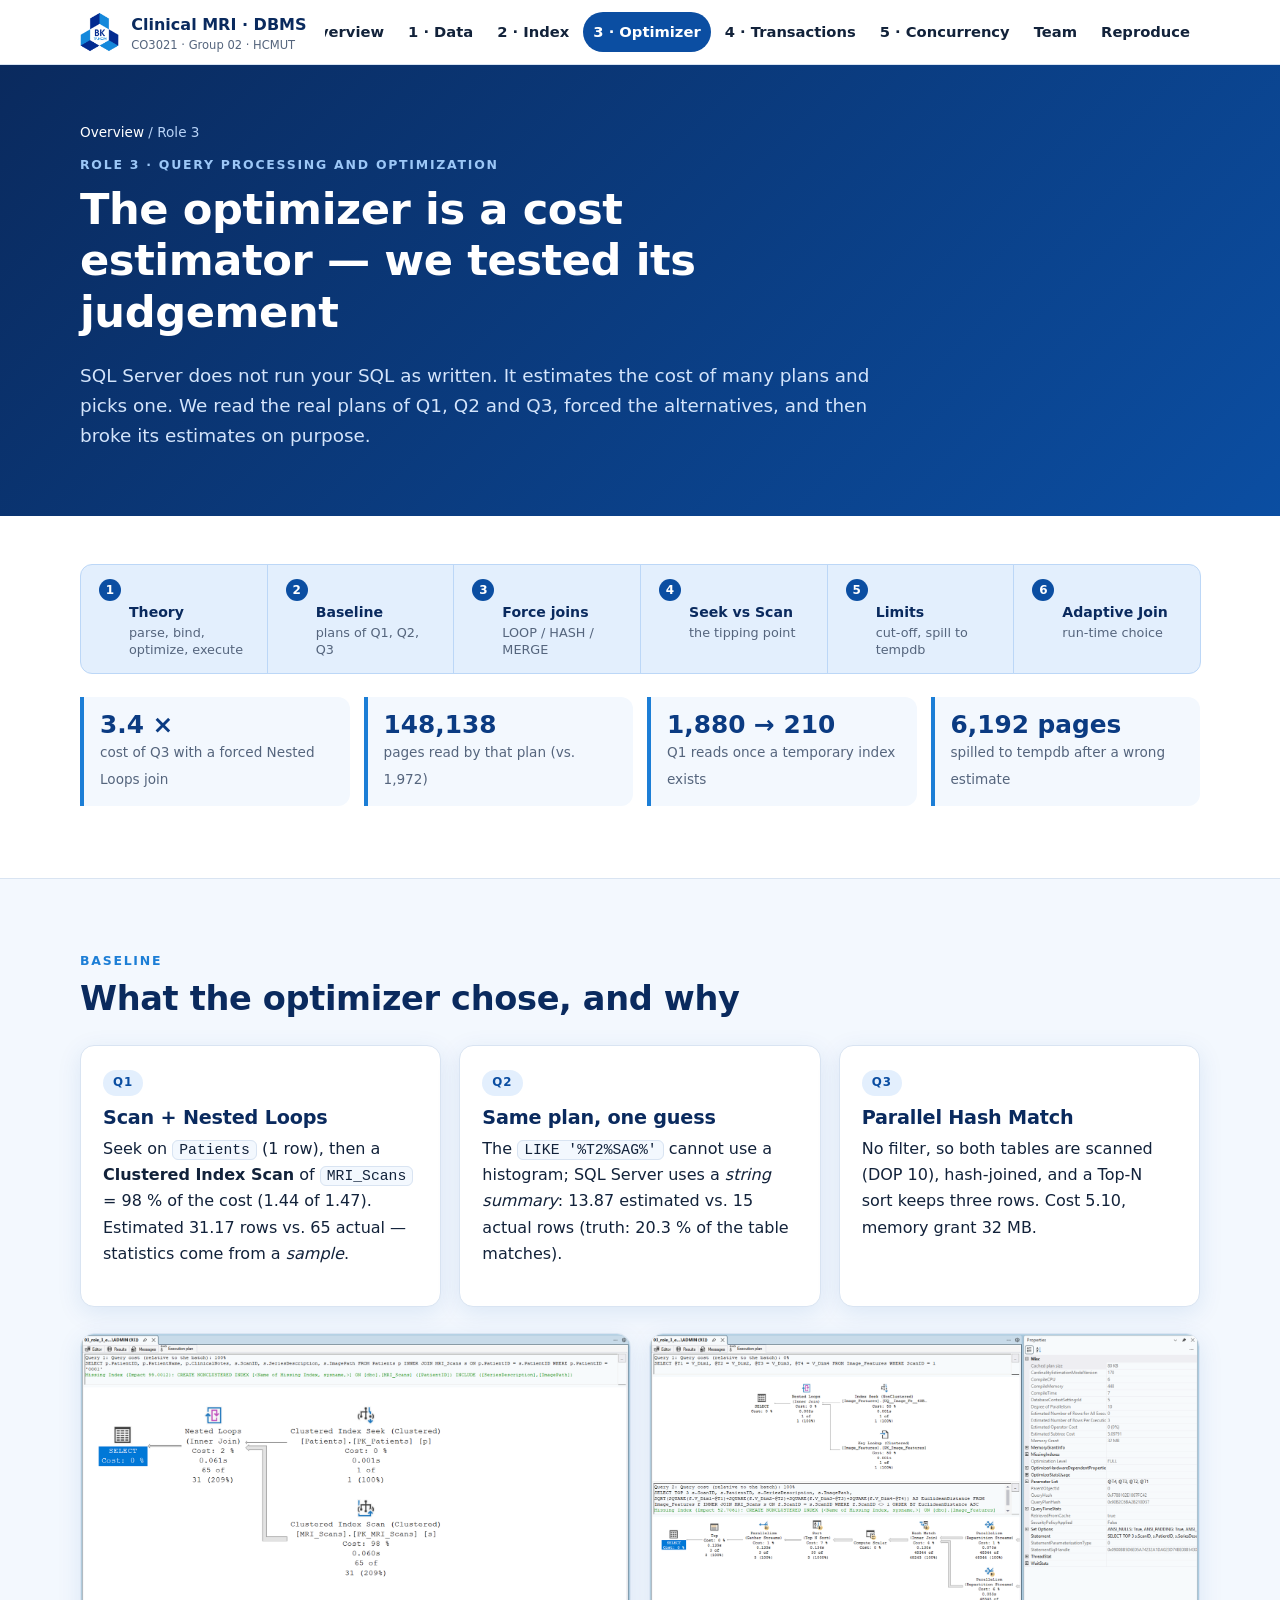
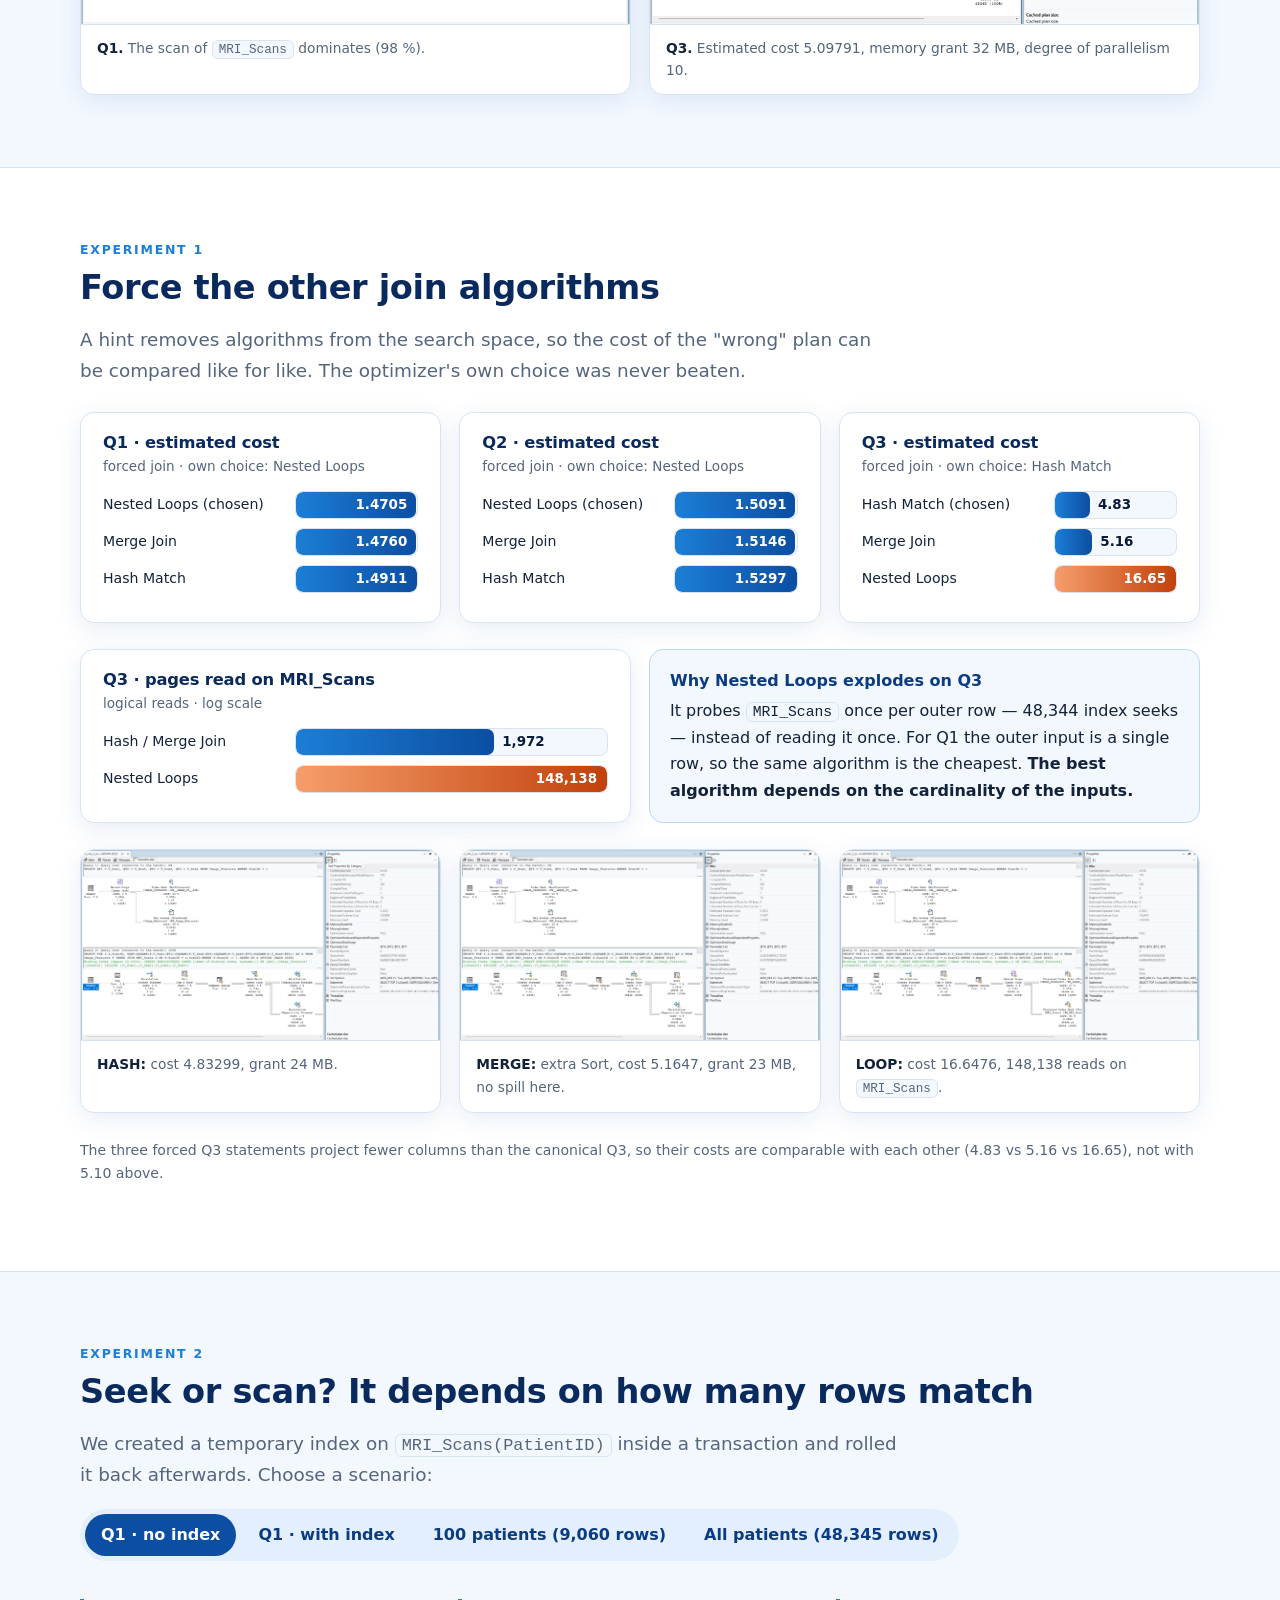
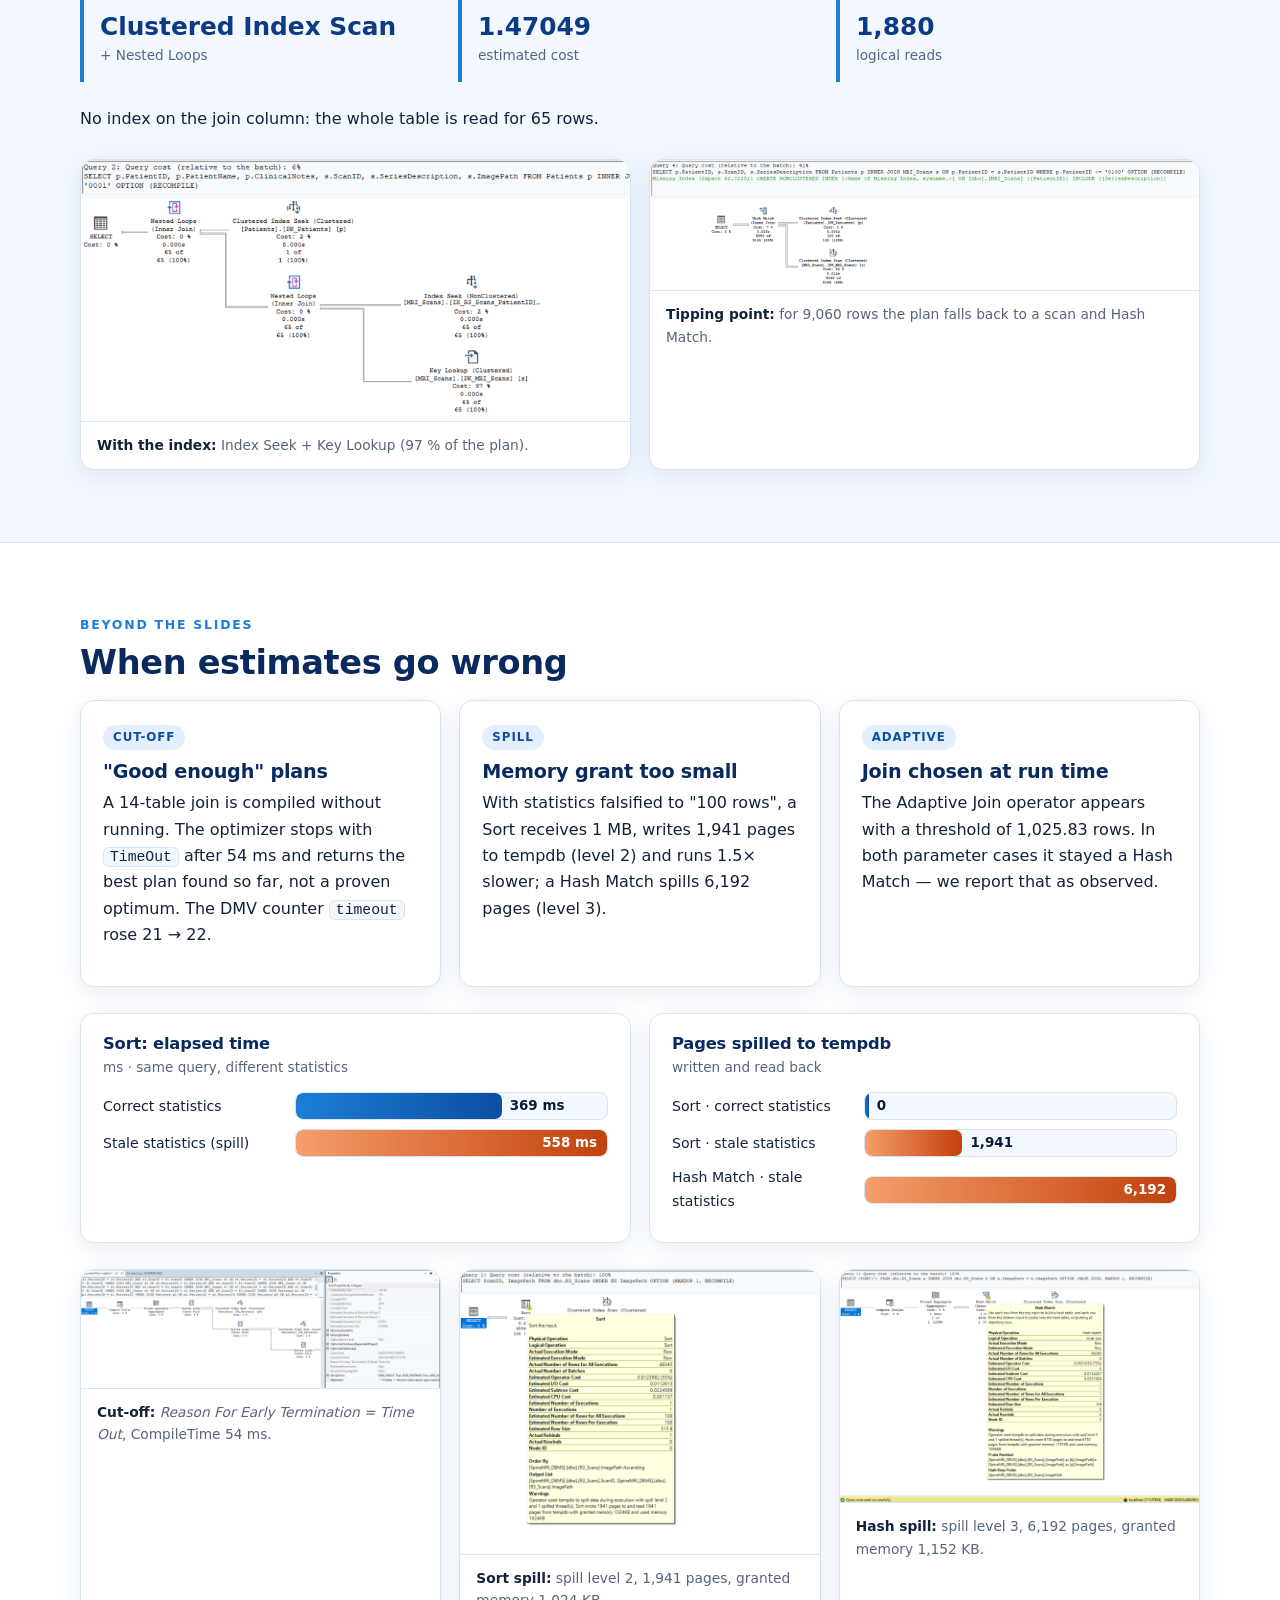
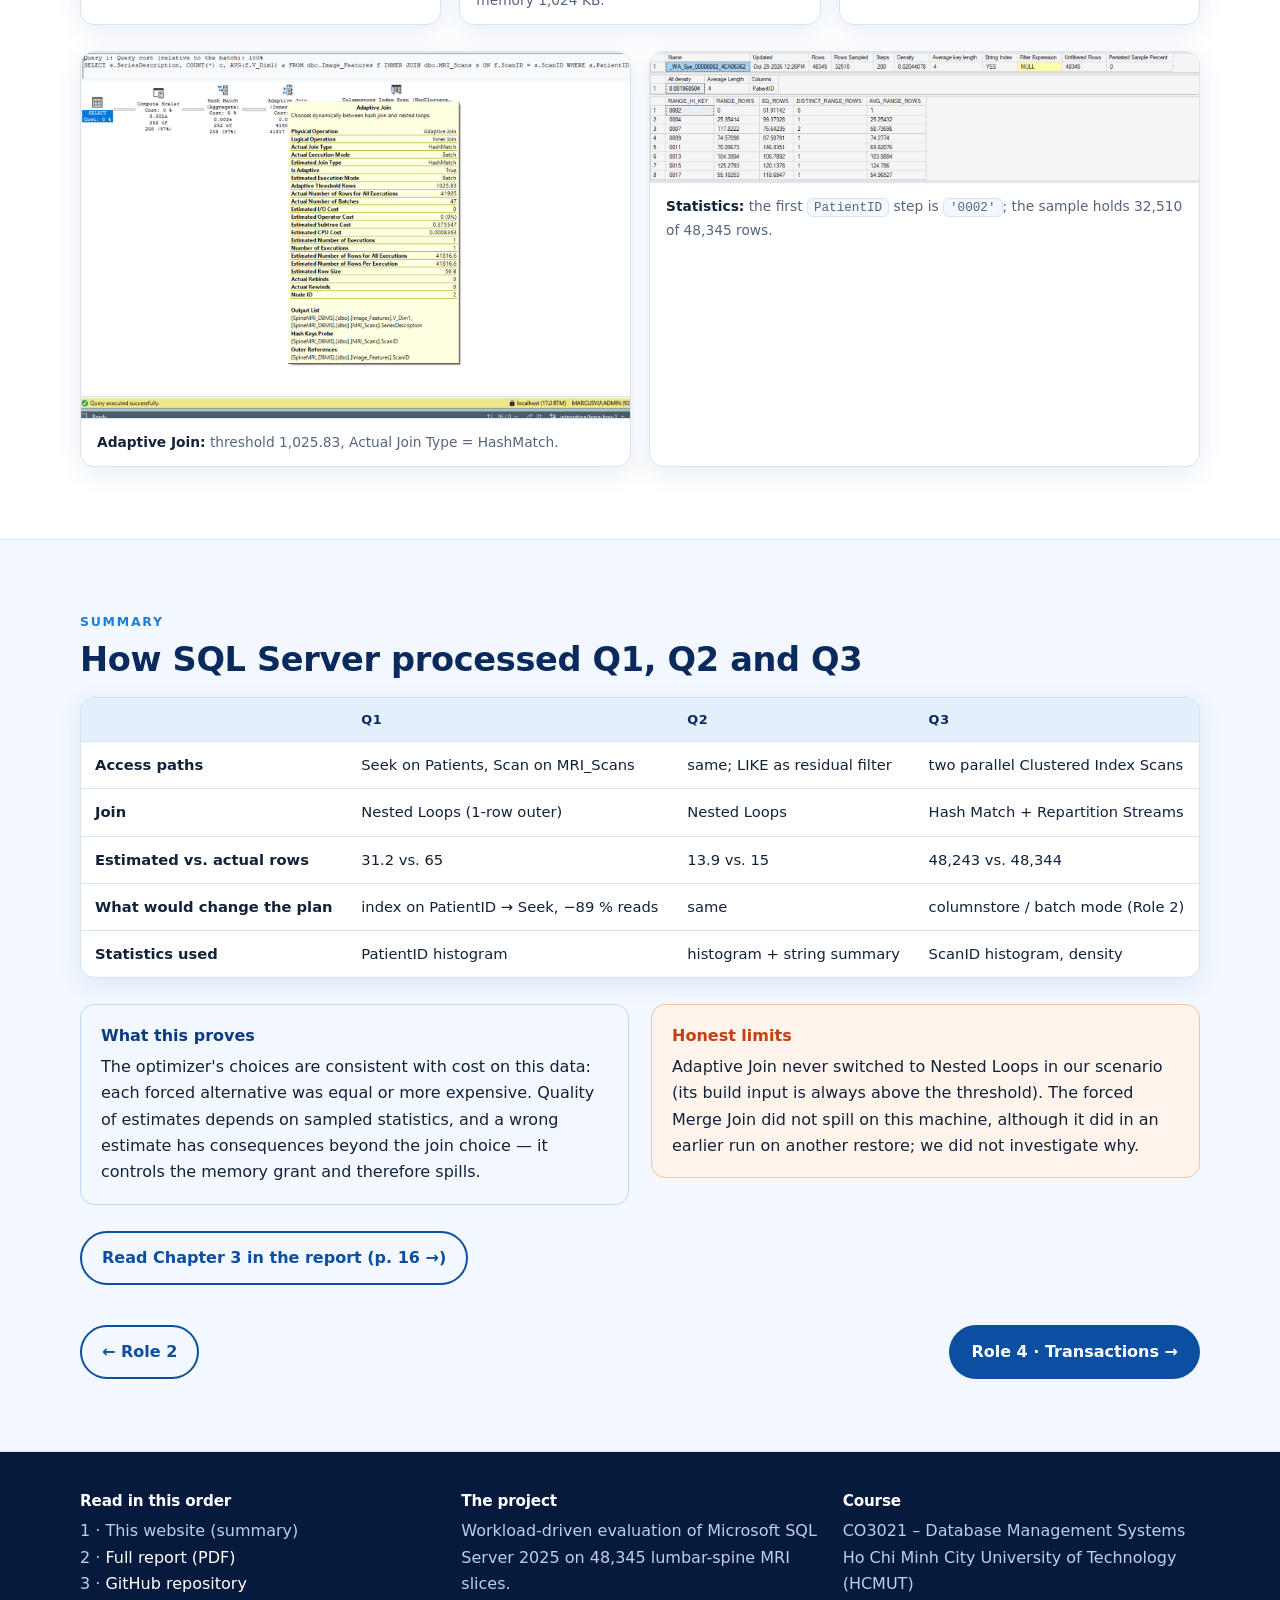
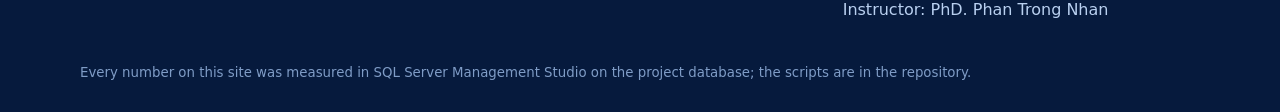
<file: docs/optimizer.html>
<!DOCTYPE html>
<html lang="en">
<head>
<meta charset="utf-8">
<meta name="viewport" content="width=device-width, initial-scale=1">
<title>Role 3 · Query processing and optimization | Clinical MRI DBMS</title>
<link rel="icon" href="assets/img/logo-hcmut.png">
<link rel="stylesheet" href="assets/css/style.css">
</head>
<body data-page="optimizer">
<div id="site-header"></div>

<header class="page-hero">
  <div class="container">
    <div class="crumbs"><a href="index.html">Overview</a> / Role 3</div>
    <div class="eyebrow">Role 3 · Query processing and optimization</div>
    <h1>The optimizer is a cost estimator &mdash; we tested its judgement</h1>
    <p class="lead">SQL Server does not run your SQL as written. It estimates the cost of many plans and picks one. We read the real plans of Q1, Q2 and Q3, forced the alternatives, and then broke its estimates on purpose.</p>
  </div>
</header>

<main>
<section class="section tight">
  <div class="container">
    <ol class="steps reveal">
      <li><b>Theory</b><span>parse, bind, optimize, execute</span></li>
      <li><b>Baseline</b><span>plans of Q1, Q2, Q3</span></li>
      <li><b>Force joins</b><span>LOOP / HASH / MERGE</span></li>
      <li><b>Seek vs Scan</b><span>the tipping point</span></li>
      <li><b>Limits</b><span>cut-off, spill to tempdb</span></li>
      <li><b>Adaptive Join</b><span>run-time choice</span></li>
    </ol>
    <div class="kpis">
      <div class="kpi"><b>3.4 ×</b><span>cost of Q3 with a forced Nested Loops join</span></div>
      <div class="kpi"><b>148,138</b><span>pages read by that plan (vs. 1,972)</span></div>
      <div class="kpi"><b>1,880 → 210</b><span>Q1 reads once a temporary index exists</span></div>
      <div class="kpi"><b>6,192 pages</b><span>spilled to tempdb after a wrong estimate</span></div>
    </div>
  </div>
</section>

<section class="section alt">
  <div class="container">
    <div class="eyebrow">Baseline</div>
    <h2>What the optimizer chose, and why</h2>
    <div class="grid g3 mt">
      <div class="card"><span class="tag">Q1</span><h3>Scan + Nested Loops</h3><p>Seek on <code>Patients</code> (1 row), then a <b>Clustered Index Scan</b> of <code>MRI_Scans</code> = 98 % of the cost (1.44 of 1.47). Estimated 31.17 rows vs. 65 actual &mdash; statistics come from a <em>sample</em>.</p></div>
      <div class="card"><span class="tag">Q2</span><h3>Same plan, one guess</h3><p>The <code>LIKE '%T2%SAG%'</code> cannot use a histogram; SQL Server uses a <em>string summary</em>: 13.87 estimated vs. 15 actual rows (truth: 20.3 % of the table matches).</p></div>
      <div class="card"><span class="tag">Q3</span><h3>Parallel Hash Match</h3><p>No filter, so both tables are scanned (DOP 10), hash-joined, and a Top-N sort keeps three rows. Cost 5.10, memory grant 32&nbsp;MB.</p></div>
    </div>
    <div class="grid g2 mt">
      <figure class="fig"><img src="assets/img/r3-q1-plan.png" alt="Actual execution plan of Q1" loading="lazy"><figcaption><b>Q1.</b> The scan of <code>MRI_Scans</code> dominates (98 %).</figcaption></figure>
      <figure class="fig"><img src="assets/img/r3-q3-plan.png" alt="Actual execution plan of Q3 with properties" loading="lazy"><figcaption><b>Q3.</b> Estimated cost 5.09791, memory grant 32&nbsp;MB, degree of parallelism 10.</figcaption></figure>
    </div>
  </div>
</section>

<section class="section">
  <div class="container">
    <div class="eyebrow">Experiment 1</div>
    <h2>Force the other join algorithms</h2>
    <p class="lead">A hint removes algorithms from the search space, so the cost of the "wrong" plan can be compared like for like. The optimizer's own choice was never beaten.</p>
    <div class="grid g3 mt">
      <div class="bars" data-title="Q1 · estimated cost" data-sub="forced join · own choice: Nested Loops" data-rows='[["Nested Loops (chosen)",1.47049,"1.4705","good"],["Merge Join",1.47597,"1.4760",""],["Hash Match",1.49113,"1.4911",""]]'></div>
      <div class="bars" data-title="Q2 · estimated cost" data-sub="forced join · own choice: Nested Loops" data-rows='[["Nested Loops (chosen)",1.50909,"1.5091","good"],["Merge Join",1.51464,"1.5146",""],["Hash Match",1.52967,"1.5297",""]]'></div>
      <div class="bars" data-title="Q3 · estimated cost" data-sub="forced join · own choice: Hash Match" data-rows='[["Hash Match (chosen)",4.83299,"4.83","good"],["Merge Join",5.1647,"5.16",""],["Nested Loops",16.6476,"16.65","bad"]]'></div>
    </div>
    <div class="grid g2 mt">
      <div class="bars" data-title="Q3 · pages read on MRI_Scans" data-sub="logical reads · log scale" data-scale="log" data-rows='[["Hash / Merge Join",1972,"1,972","good"],["Nested Loops",148138,"148,138","bad"]]'></div>
      <div class="callout"><b class="t">Why Nested Loops explodes on Q3</b>It probes <code>MRI_Scans</code> once per outer row &mdash; 48,344 index seeks &mdash; instead of reading it once. For Q1 the outer input is a single row, so the same algorithm is the cheapest. <b>The best algorithm depends on the cardinality of the inputs.</b></div>
    </div>
    <div class="grid g3 mt">
      <figure class="fig"><img src="assets/img/r3-hint-hash.png" alt="Q3 with HASH JOIN hint" loading="lazy"><figcaption><b>HASH:</b> cost 4.83299, grant 24&nbsp;MB.</figcaption></figure>
      <figure class="fig"><img src="assets/img/r3-hint-merge.png" alt="Q3 with MERGE JOIN hint" loading="lazy"><figcaption><b>MERGE:</b> extra Sort, cost 5.1647, grant 23&nbsp;MB, no spill here.</figcaption></figure>
      <figure class="fig"><img src="assets/img/r3-hint-loop.png" alt="Q3 with LOOP JOIN hint" loading="lazy"><figcaption><b>LOOP:</b> cost 16.6476, 148,138 reads on <code>MRI_Scans</code>.</figcaption></figure>
    </div>
    <p class="mt" style="font-size:.88rem;color:var(--muted)">The three forced Q3 statements project fewer columns than the canonical Q3, so their costs are comparable with each other (4.83 vs 5.16 vs 16.65), not with 5.10 above.</p>
  </div>
</section>

<section class="section alt">
  <div class="container">
    <div class="eyebrow">Experiment 2</div>
    <h2>Seek or scan? It depends on how many rows match</h2>
    <p class="lead">We created a temporary index on <code>MRI_Scans(PatientID)</code> inside a transaction and rolled it back afterwards. Choose a scenario:</p>
    <div class="toggle" data-target="seek-panels">
      <button data-p="a">Q1 · no index</button>
      <button data-p="b">Q1 · with index</button>
      <button data-p="c">100 patients (9,060 rows)</button>
      <button data-p="d">All patients (48,345 rows)</button>
    </div>
    <div id="seek-panels">
      <div class="panel" data-p="a"><div class="kpis"><div class="kpi"><b>Clustered Index Scan</b><span>+ Nested Loops</span></div><div class="kpi"><b>1.47049</b><span>estimated cost</span></div><div class="kpi"><b>1,880</b><span>logical reads</span></div></div><p>No index on the join column: the whole table is read for 65 rows.</p></div>
      <div class="panel" data-p="b"><div class="kpis"><div class="kpi"><b>Index Seek + Key Lookup</b><span>+ Nested Loops</span></div><div class="kpi"><b>0.21413</b><span>estimated cost (−85 %)</span></div><div class="kpi"><b>210</b><span>logical reads (−89 %)</span></div></div><p>65 matching keys, 65 lookups of about three pages each &mdash; far fewer than 1,880 pages.</p></div>
      <div class="panel" data-p="c"><div class="kpis"><div class="kpi"><b>Clustered Index Scan</b><span>+ Hash Match</span></div><div class="kpi"><b>1.56401</b><span>estimated cost</span></div><div class="kpi"><b>1,879</b><span>logical reads</span></div></div><p>9,060 lookups would cost about 27,000 page reads, more than scanning the table once. <b>The optimizer ignores the index</b> &mdash; the tipping point lies between 65 and 9,060 rows.</p></div>
      <div class="panel" data-p="d"><div class="kpis"><div class="kpi"><b>Clustered Index Scan</b><span>+ Hash Match</span></div><div class="kpi"><b>1.89019</b><span>estimated cost</span></div><div class="kpi"><b>1,879</b><span>logical reads</span></div></div><p>When everything matches, the scan is the only sensible plan; an index adds nothing.</p></div>
    </div>
    <div class="grid g2 mt">
      <figure class="fig"><img src="assets/img/r3-seek-q1.png" alt="Q1 plan with an index seek and key lookup" loading="lazy"><figcaption><b>With the index:</b> Index Seek + Key Lookup (97 % of the plan).</figcaption></figure>
      <figure class="fig"><img src="assets/img/r3-tipping.png" alt="Plan of the 100-patient range query returning to a scan with hash match" loading="lazy"><figcaption><b>Tipping point:</b> for 9,060 rows the plan falls back to a scan and Hash Match.</figcaption></figure>
    </div>
  </div>
</section>

<section class="section">
  <div class="container">
    <div class="eyebrow">Beyond the slides</div>
    <h2>When estimates go wrong</h2>
    <div class="grid g3">
      <div class="card"><span class="tag">Cut-off</span><h3>"Good enough" plans</h3><p>A 14-table join is compiled without running. The optimizer stops with <code>TimeOut</code> after 54&nbsp;ms and returns the best plan found so far, not a proven optimum. The DMV counter <code>timeout</code> rose 21 → 22.</p></div>
      <div class="card"><span class="tag">Spill</span><h3>Memory grant too small</h3><p>With statistics falsified to "100 rows", a Sort receives 1&nbsp;MB, writes 1,941 pages to tempdb (level 2) and runs 1.5× slower; a Hash Match spills 6,192 pages (level 3).</p></div>
      <div class="card"><span class="tag">Adaptive</span><h3>Join chosen at run time</h3><p>The Adaptive Join operator appears with a threshold of 1,025.83 rows. In both parameter cases it stayed a Hash Match &mdash; we report that as observed.</p></div>
    </div>
    <div class="grid g2 mt">
      <div class="bars" data-title="Sort: elapsed time" data-sub="ms · same query, different statistics" data-rows='[["Correct statistics",369,"369 ms","good"],["Stale statistics (spill)",558,"558 ms","bad"]]'></div>
      <div class="bars" data-title="Pages spilled to tempdb" data-sub="written and read back" data-rows='[["Sort · correct statistics",0,"0","good"],["Sort · stale statistics",1941,"1,941","bad"],["Hash Match · stale statistics",6192,"6,192","bad"]]'></div>
    </div>
    <div class="grid g3 mt">
      <figure class="fig"><img src="assets/img/r3-cutoff.png" alt="Plan properties showing early termination reason Time Out" loading="lazy"><figcaption><b>Cut-off:</b> <em>Reason For Early Termination = Time Out</em>, CompileTime 54&nbsp;ms.</figcaption></figure>
      <figure class="fig"><img src="assets/img/r3-sort-spill.png" alt="Warning tooltip of a spilling sort" loading="lazy"><figcaption><b>Sort spill:</b> spill level 2, 1,941 pages, granted memory 1,024&nbsp;KB.</figcaption></figure>
      <figure class="fig"><img src="assets/img/r3-hash-spill.png" alt="Warning tooltip of a spilling hash match" loading="lazy"><figcaption><b>Hash spill:</b> spill level 3, 6,192 pages, granted memory 1,152&nbsp;KB.</figcaption></figure>
    </div>
    <div class="grid g2 mt">
      <figure class="fig"><img src="assets/img/r3-adaptive.png" alt="Adaptive Join operator properties" loading="lazy"><figcaption><b>Adaptive Join:</b> threshold 1,025.83, Actual Join Type = HashMatch.</figcaption></figure>
      <figure class="fig"><img src="assets/img/r3-histogram.png" alt="Statistics histogram of PatientID" loading="lazy"><figcaption><b>Statistics:</b> the first <code>PatientID</code> step is <code>'0002'</code>; the sample holds 32,510 of 48,345 rows.</figcaption></figure>
    </div>
  </div>
</section>

<section class="section alt">
  <div class="container">
    <div class="eyebrow">Summary</div>
    <h2>How SQL Server processed Q1, Q2 and Q3</h2>
    <div class="table-wrap">
      <table>
        <thead><tr><th></th><th>Q1</th><th>Q2</th><th>Q3</th></tr></thead>
        <tbody>
          <tr><td><b>Access paths</b></td><td>Seek on Patients, Scan on MRI_Scans</td><td>same; LIKE as residual filter</td><td>two parallel Clustered Index Scans</td></tr>
          <tr><td><b>Join</b></td><td>Nested Loops (1-row outer)</td><td>Nested Loops</td><td>Hash Match + Repartition Streams</td></tr>
          <tr><td><b>Estimated vs. actual rows</b></td><td>31.2 vs. 65</td><td>13.9 vs. 15</td><td>48,243 vs. 48,344</td></tr>
          <tr><td><b>What would change the plan</b></td><td>index on PatientID → Seek, −89 % reads</td><td>same</td><td>columnstore / batch mode (Role 2)</td></tr>
          <tr><td><b>Statistics used</b></td><td>PatientID histogram</td><td>histogram + string summary</td><td>ScanID histogram, density</td></tr>
        </tbody>
      </table>
    </div>
    <div class="two-col mt">
      <div class="callout"><b class="t">What this proves</b>The optimizer's choices are consistent with cost on this data: each forced alternative was equal or more expensive. Quality of estimates depends on sampled statistics, and a wrong estimate has consequences beyond the join choice &mdash; it controls the memory grant and therefore spills.</div>
      <div class="callout warn"><b class="t">Honest limits</b>Adaptive Join never switched to Nested Loops in our scenario (its build input is always above the threshold). The forced Merge Join did not spill on this machine, although it did in an earlier run on another restore; we did not investigate why.</div>
    </div>
    <p class="mt"><a class="btn outline" href="DBMS_TA_Group2_report.pdf#page=16">Read Chapter 3 in the report (p. 16 →)</a></p>
    <div class="pager"><a class="btn outline" href="indexing.html">← Role 2</a><a class="btn solid" href="transactions.html">Role 4 · Transactions →</a></div>
  </div>
</section>
</main>

<div id="site-footer"></div>
<script src="assets/js/site.js"></script>
</body>
</html>
</file>
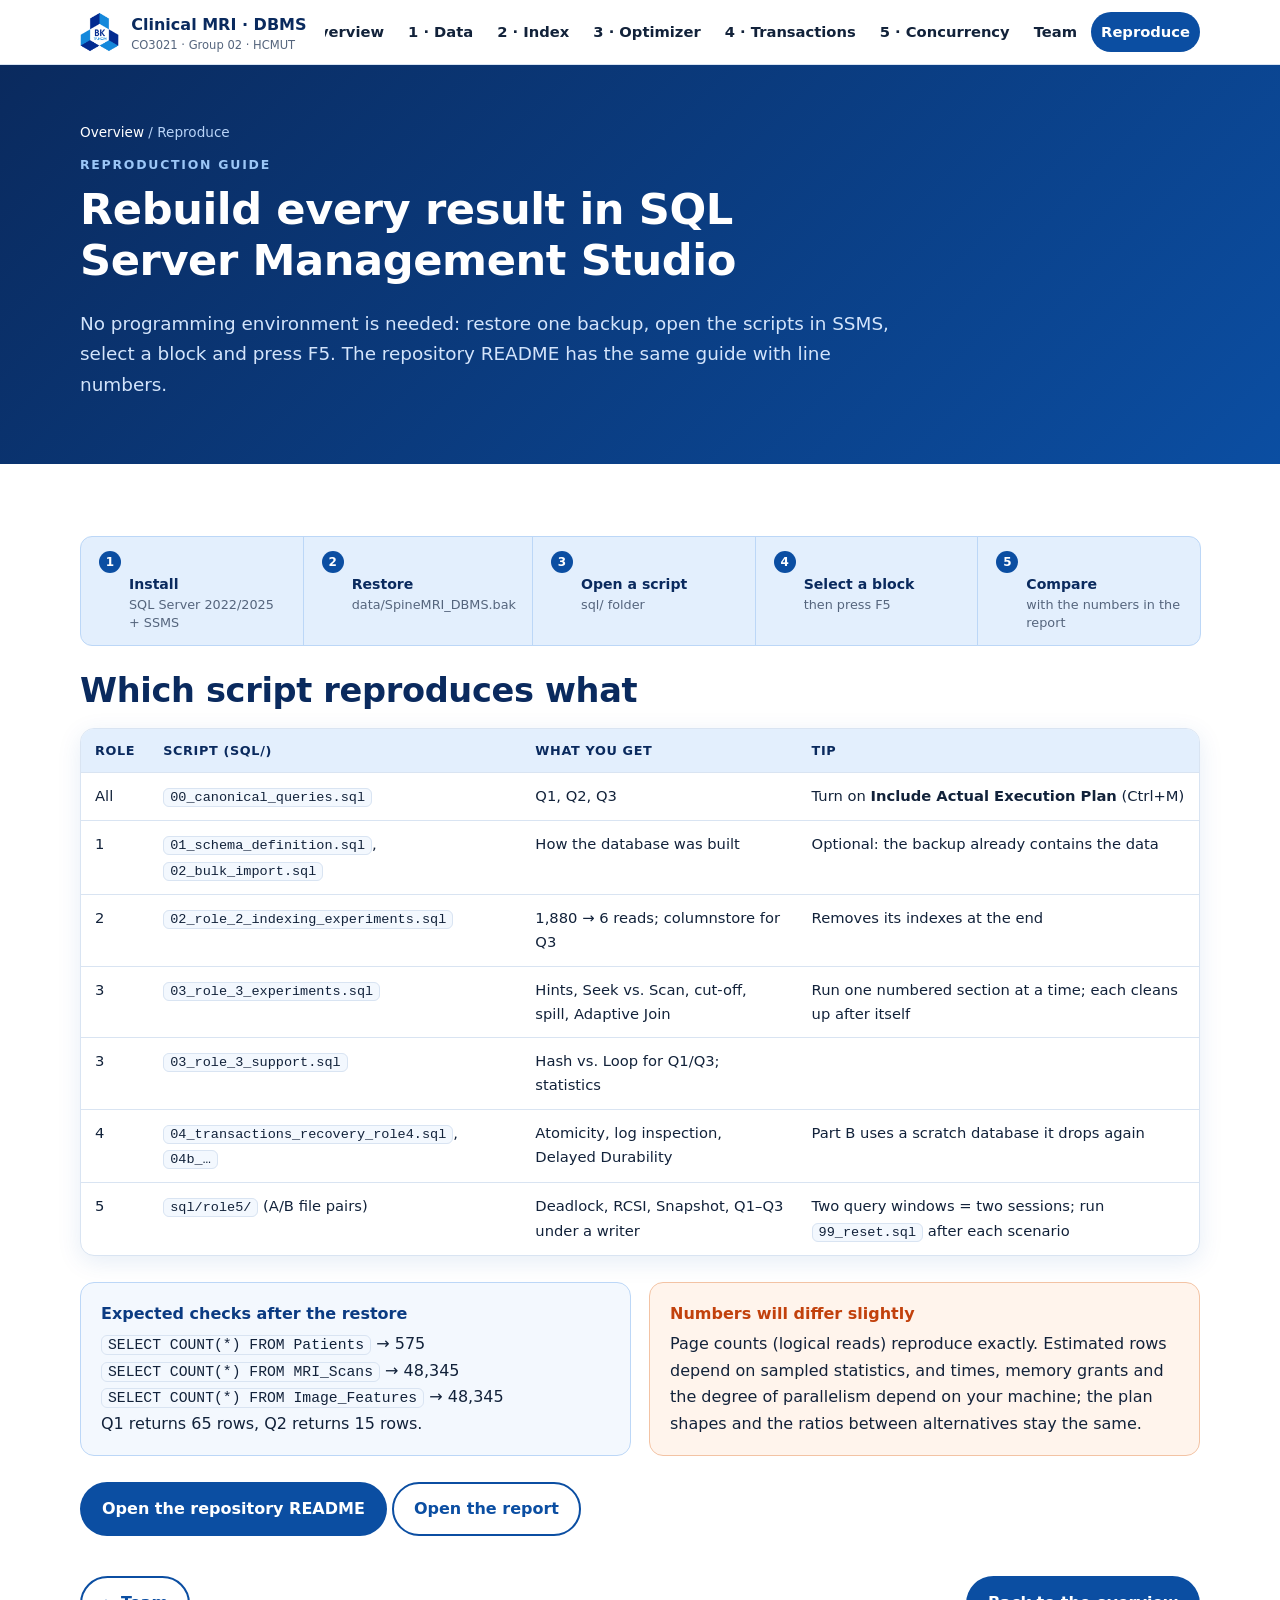
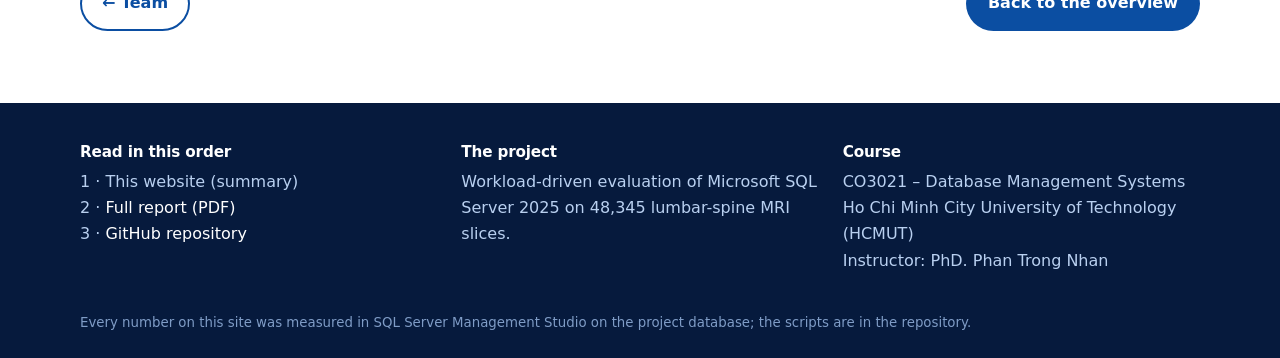
<file: docs/reproduce.html>
<!DOCTYPE html>
<html lang="en">
<head>
<meta charset="utf-8">
<meta name="viewport" content="width=device-width, initial-scale=1">
<title>Reproduce the results | Clinical MRI DBMS</title>
<link rel="icon" href="assets/img/logo-hcmut.png">
<link rel="stylesheet" href="assets/css/style.css">
</head>
<body data-page="reproduce">
<div id="site-header"></div>

<header class="page-hero">
  <div class="container">
    <div class="crumbs"><a href="index.html">Overview</a> / Reproduce</div>
    <div class="eyebrow">Reproduction guide</div>
    <h1>Rebuild every result in SQL Server Management Studio</h1>
    <p class="lead">No programming environment is needed: restore one backup, open the scripts in SSMS, select a block and press F5. The repository README has the same guide with line numbers.</p>
  </div>
</header>

<main>
<section class="section">
  <div class="container">
    <ol class="steps reveal">
      <li><b>Install</b><span>SQL Server 2022/2025 + SSMS</span></li>
      <li><b>Restore</b><span>data/SpineMRI_DBMS.bak</span></li>
      <li><b>Open a script</b><span>sql/ folder</span></li>
      <li><b>Select a block</b><span>then press F5</span></li>
      <li><b>Compare</b><span>with the numbers in the report</span></li>
    </ol>

    <h2 class="mt">Which script reproduces what</h2>
    <div class="table-wrap">
      <table>
        <thead><tr><th>Role</th><th>Script (sql/)</th><th>What you get</th><th>Tip</th></tr></thead>
        <tbody>
          <tr><td>All</td><td><code>00_canonical_queries.sql</code></td><td>Q1, Q2, Q3</td><td>Turn on <b>Include Actual Execution Plan</b> (Ctrl+M)</td></tr>
          <tr><td>1</td><td><code>01_schema_definition.sql</code>, <code>02_bulk_import.sql</code></td><td>How the database was built</td><td>Optional: the backup already contains the data</td></tr>
          <tr><td>2</td><td><code>02_role_2_indexing_experiments.sql</code></td><td>1,880 → 6 reads; columnstore for Q3</td><td>Removes its indexes at the end</td></tr>
          <tr><td>3</td><td><code>03_role_3_experiments.sql</code></td><td>Hints, Seek vs. Scan, cut-off, spill, Adaptive Join</td><td>Run one numbered section at a time; each cleans up after itself</td></tr>
          <tr><td>3</td><td><code>03_role_3_support.sql</code></td><td>Hash vs. Loop for Q1/Q3; statistics</td><td></td></tr>
          <tr><td>4</td><td><code>04_transactions_recovery_role4.sql</code>, <code>04b_…</code></td><td>Atomicity, log inspection, Delayed Durability</td><td>Part B uses a scratch database it drops again</td></tr>
          <tr><td>5</td><td><code>sql/role5/</code> (A/B file pairs)</td><td>Deadlock, RCSI, Snapshot, Q1–Q3 under a writer</td><td>Two query windows = two sessions; run <code>99_reset.sql</code> after each scenario</td></tr>
        </tbody>
      </table>
    </div>

    <div class="grid g2 mt">
      <div class="callout"><b class="t">Expected checks after the restore</b>
        <code>SELECT COUNT(*) FROM Patients</code> → 575<br>
        <code>SELECT COUNT(*) FROM MRI_Scans</code> → 48,345<br>
        <code>SELECT COUNT(*) FROM Image_Features</code> → 48,345<br>
        Q1 returns 65 rows, Q2 returns 15 rows.</div>
      <div class="callout warn"><b class="t">Numbers will differ slightly</b>Page counts (logical reads) reproduce exactly. Estimated rows depend on sampled statistics, and times, memory grants and the degree of parallelism depend on your machine; the plan shapes and the ratios between alternatives stay the same.</div>
    </div>
    <p class="mt"><a class="btn solid" href="https://github.com/qmarcusv/DBMS_TA_Group2">Open the repository README</a> <a class="btn outline" href="DBMS_TA_Group2_report.pdf">Open the report</a></p>
    <div class="pager"><a class="btn outline" href="team.html">← Team</a><a class="btn solid" href="index.html">Back to the overview</a></div>
  </div>
</section>
</main>

<div id="site-footer"></div>
<script src="assets/js/site.js"></script>
</body>
</html>
</file>
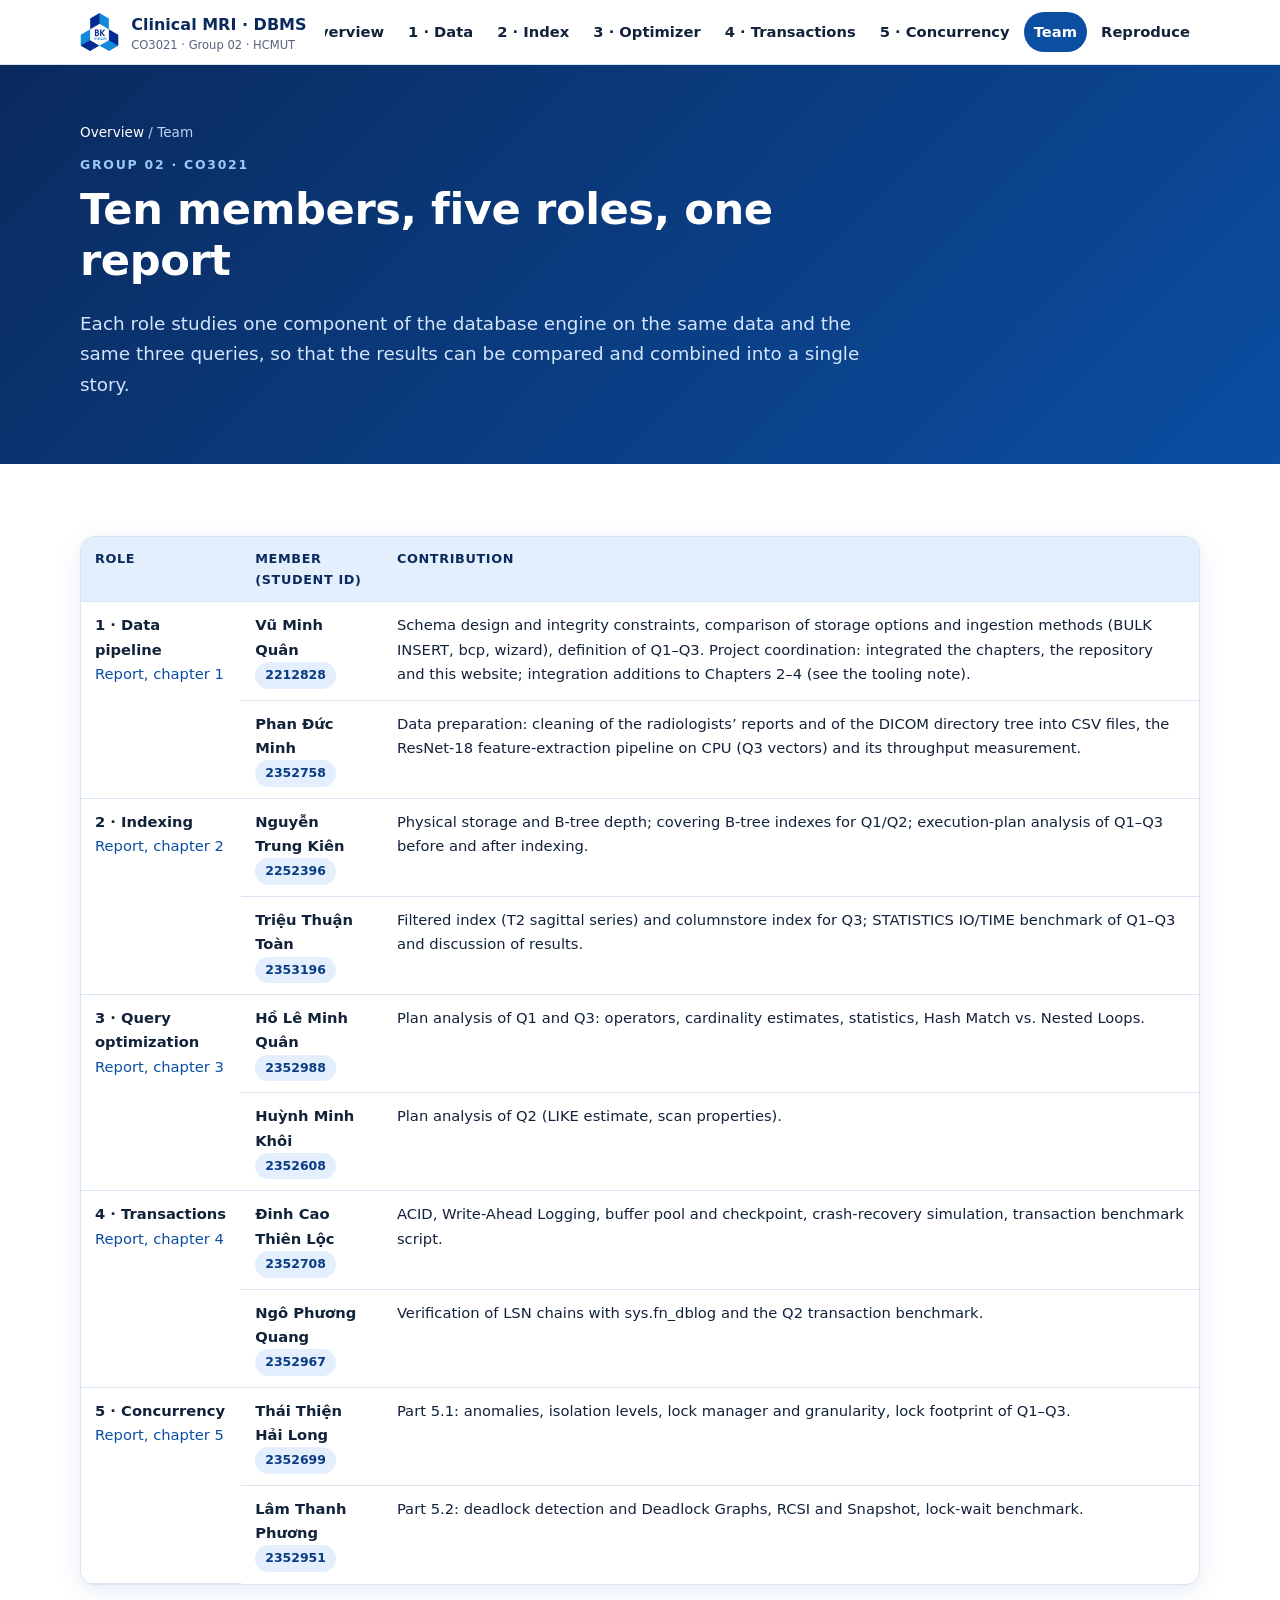
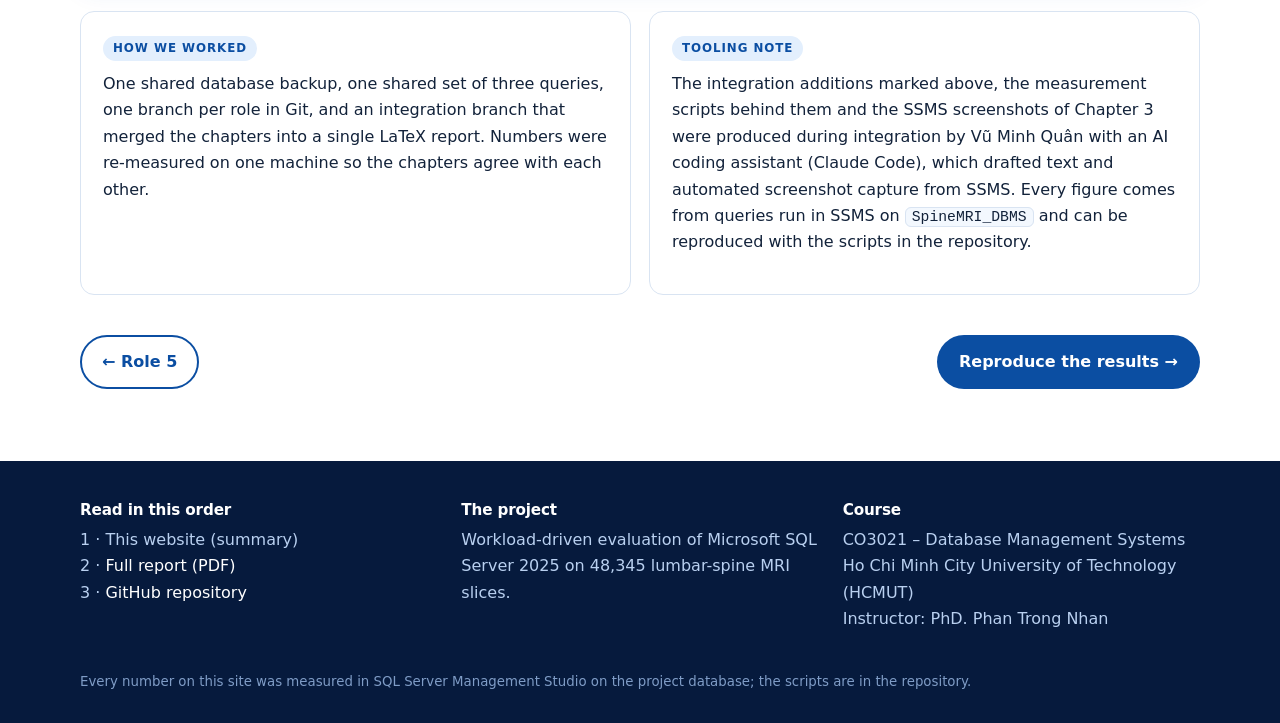
<file: docs/team.html>
<!DOCTYPE html>
<html lang="en">
<head>
<meta charset="utf-8">
<meta name="viewport" content="width=device-width, initial-scale=1">
<title>Team and contribution | Clinical MRI DBMS</title>
<link rel="icon" href="assets/img/logo-hcmut.png">
<link rel="stylesheet" href="assets/css/style.css">
</head>
<body data-page="team">
<div id="site-header"></div>

<header class="page-hero">
  <div class="container">
    <div class="crumbs"><a href="index.html">Overview</a> / Team</div>
    <div class="eyebrow">Group 02 · CO3021</div>
    <h1>Ten members, five roles, one report</h1>
    <p class="lead">Each role studies one component of the database engine on the same data and the same three queries, so that the results can be compared and combined into a single story.</p>
  </div>
</header>

<main>
<section class="section">
  <div class="container">
    <div class="table-wrap">
      <table>
        <thead><tr><th>Role</th><th>Member (student ID)</th><th>Contribution</th></tr></thead>
        <tbody>
          <tr><td rowspan="2"><b>1 · Data pipeline</b><br><a href="DBMS_TA_Group2_report.pdf#page=6">Report, chapter 1</a></td><td><b>Vũ Minh Quân</b><br><span class="pill">2212828</span></td><td>Schema design and integrity constraints, comparison of storage options and ingestion methods (BULK INSERT, bcp, wizard), definition of Q1–Q3. Project coordination: integrated the chapters, the repository and this website; integration additions to Chapters 2–4 (see the tooling note).</td></tr>
          <tr><td><b>Phan Đức Minh</b><br><span class="pill">2352758</span></td><td>Data preparation: cleaning of the radiologists’ reports and of the DICOM directory tree into CSV files, the ResNet-18 feature-extraction pipeline on CPU (Q3 vectors) and its throughput measurement.</td></tr>
          <tr><td rowspan="2"><b>2 · Indexing</b><br><a href="DBMS_TA_Group2_report.pdf#page=10">Report, chapter 2</a></td><td><b>Nguyễn Trung Kiên</b><br><span class="pill">2252396</span></td><td>Physical storage and B-tree depth; covering B-tree indexes for Q1/Q2; execution-plan analysis of Q1–Q3 before and after indexing.</td></tr>
          <tr><td><b>Triệu Thuận Toàn</b><br><span class="pill">2353196</span></td><td>Filtered index (T2 sagittal series) and columnstore index for Q3; STATISTICS IO/TIME benchmark of Q1–Q3 and discussion of results.</td></tr>
          <tr><td rowspan="2"><b>3 · Query optimization</b><br><a href="DBMS_TA_Group2_report.pdf#page=16">Report, chapter 3</a></td><td><b>Hồ Lê Minh Quân</b><br><span class="pill">2352988</span></td><td>Plan analysis of Q1 and Q3: operators, cardinality estimates, statistics, Hash Match vs. Nested Loops.</td></tr>
          <tr><td><b>Huỳnh Minh Khôi</b><br><span class="pill">2352608</span></td><td>Plan analysis of Q2 (LIKE estimate, scan properties).</td></tr>
          <tr><td rowspan="2"><b>4 · Transactions</b><br><a href="DBMS_TA_Group2_report.pdf#page=48">Report, chapter 4</a></td><td><b>Đinh Cao Thiên Lộc</b><br><span class="pill">2352708</span></td><td>ACID, Write-Ahead Logging, buffer pool and checkpoint, crash-recovery simulation, transaction benchmark script.</td></tr>
          <tr><td><b>Ngô Phương Quang</b><br><span class="pill">2352967</span></td><td>Verification of LSN chains with sys.fn_dblog and the Q2 transaction benchmark.</td></tr>
          <tr><td rowspan="2"><b>5 · Concurrency</b><br><a href="DBMS_TA_Group2_report.pdf#page=55">Report, chapter 5</a></td><td><b>Thái Thiện Hải Long</b><br><span class="pill">2352699</span></td><td>Part 5.1: anomalies, isolation levels, lock manager and granularity, lock footprint of Q1–Q3.</td></tr>
          <tr><td><b>Lâm Thanh Phương</b><br><span class="pill">2352951</span></td><td>Part 5.2: deadlock detection and Deadlock Graphs, RCSI and Snapshot, lock-wait benchmark.</td></tr>
        </tbody>
      </table>
    </div>
    <div class="grid g2 mt">
      <div class="card flat"><span class="tag">How we worked</span><p>One shared database backup, one shared set of three queries, one branch per role in Git, and an integration branch that merged the chapters into a single LaTeX report. Numbers were re-measured on one machine so the chapters agree with each other.</p></div>
      <div class="card flat"><span class="tag">Tooling note</span><p>The integration additions marked above, the measurement scripts behind them and the SSMS screenshots of Chapter&nbsp;3 were produced during integration by Vũ Minh Quân with an AI coding assistant (Claude Code), which drafted text and automated screenshot capture from SSMS. Every figure comes from queries run in SSMS on <code>SpineMRI_DBMS</code> and can be reproduced with the scripts in the repository.</p></div>
    </div>
    <div class="pager"><a class="btn outline" href="concurrency.html">← Role 5</a><a class="btn solid" href="reproduce.html">Reproduce the results →</a></div>
  </div>
</section>
</main>

<div id="site-footer"></div>
<script src="assets/js/site.js"></script>
</body>
</html>
</file>
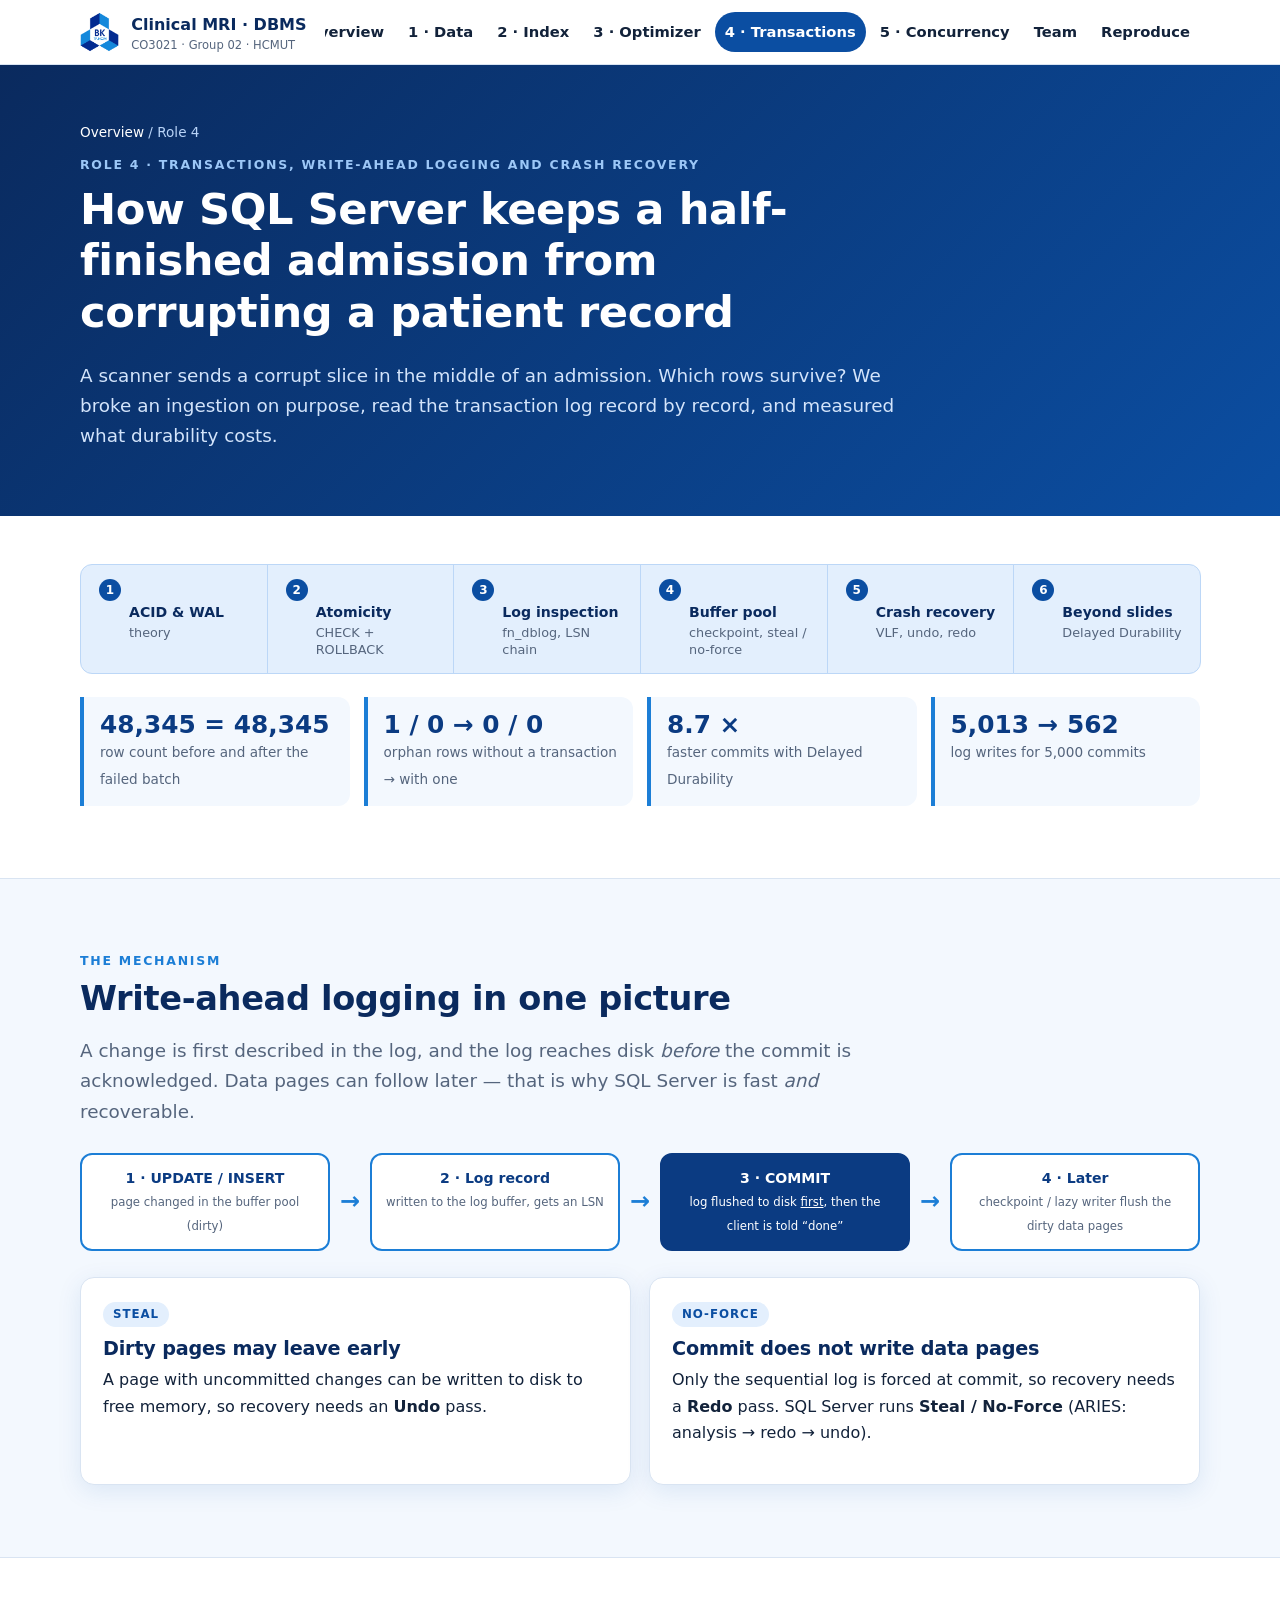
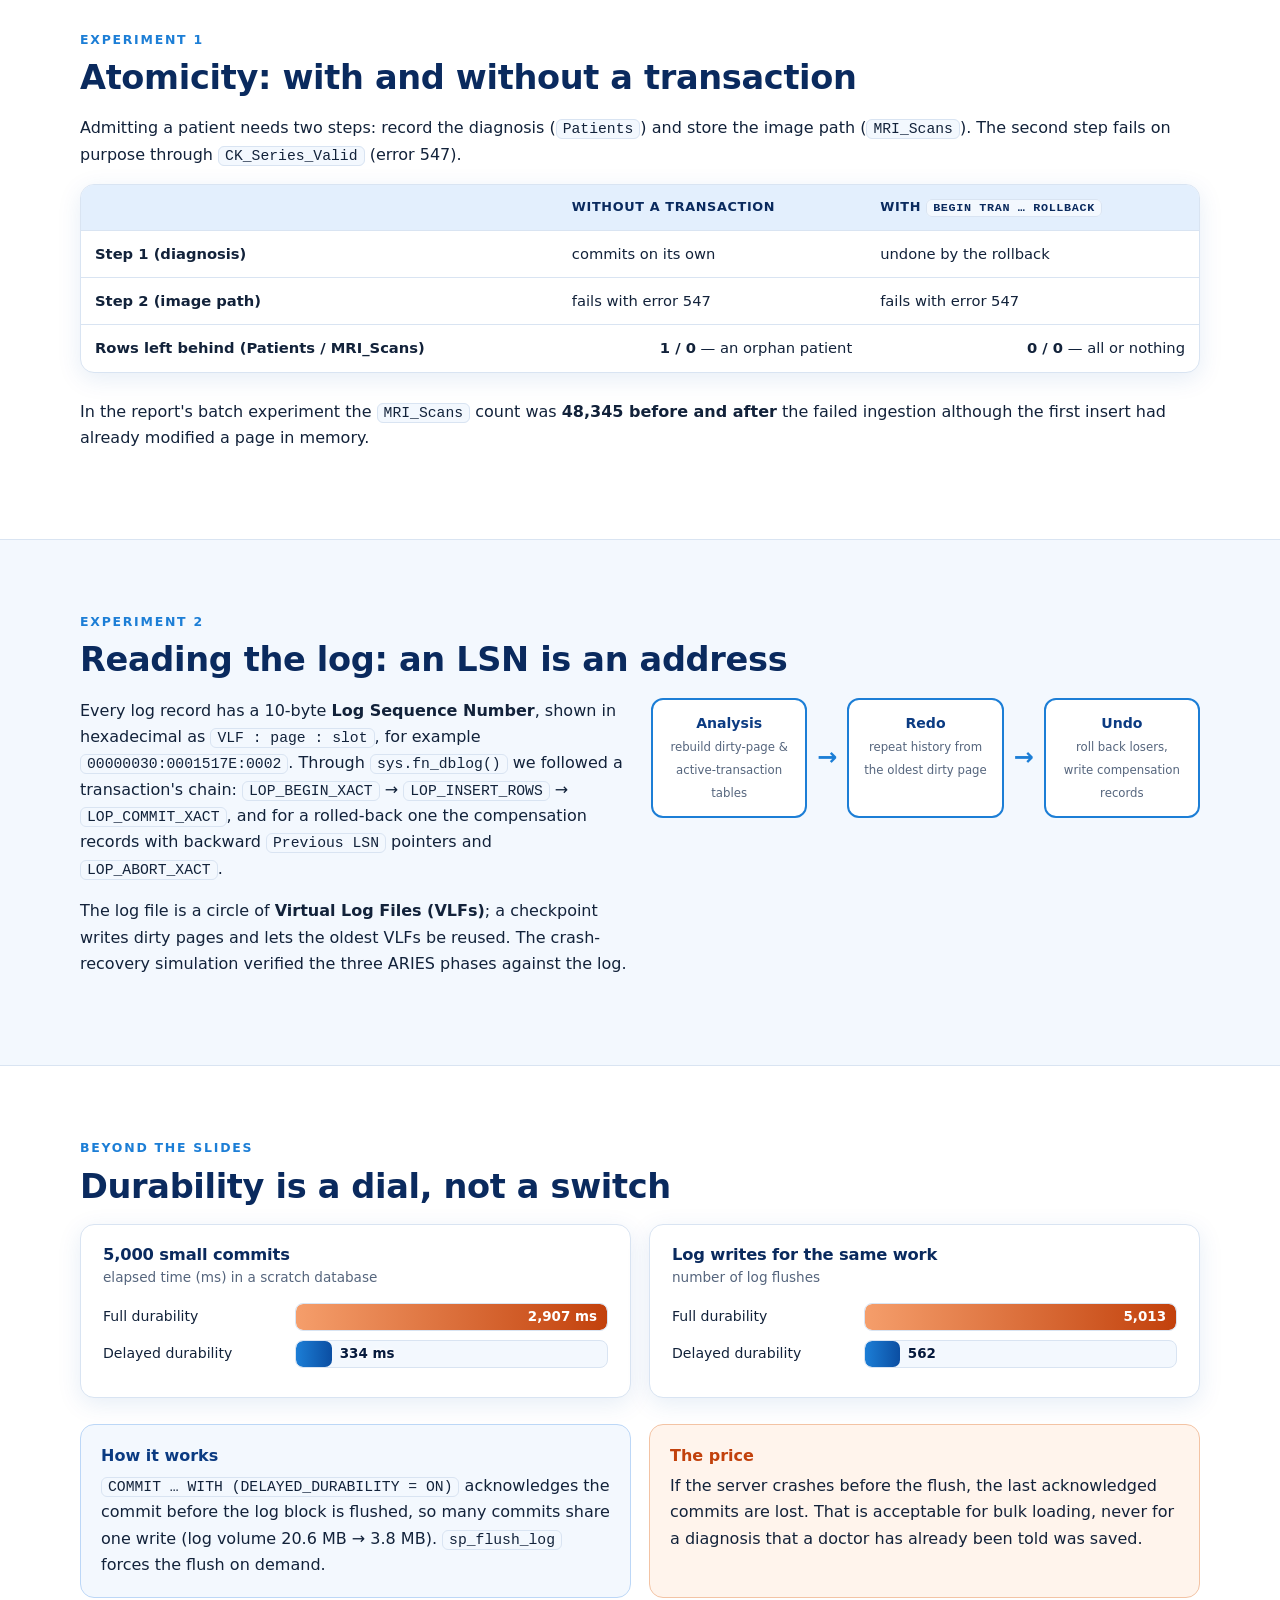
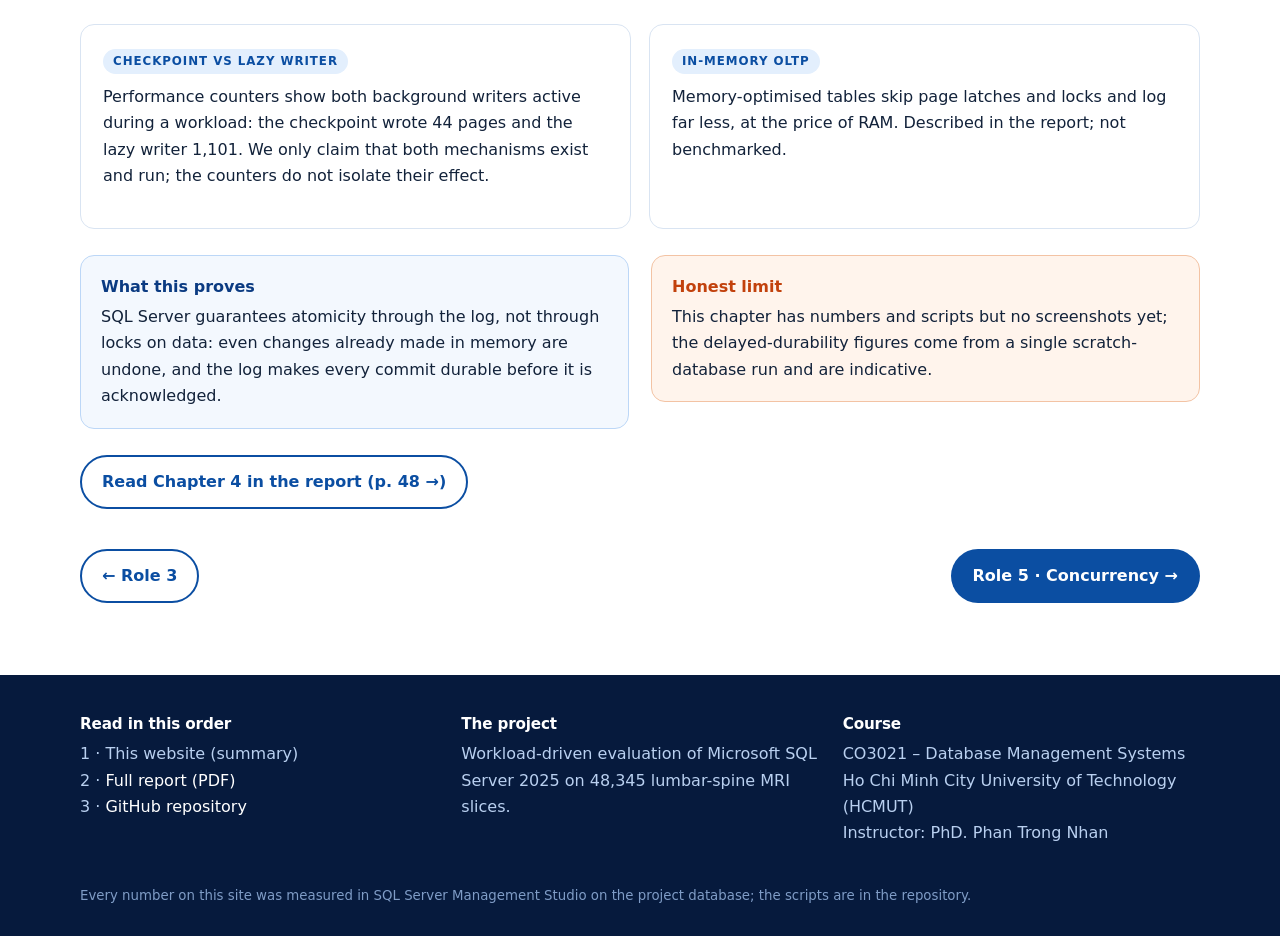
<file: docs/transactions.html>
<!DOCTYPE html>
<html lang="en">
<head>
<meta charset="utf-8">
<meta name="viewport" content="width=device-width, initial-scale=1">
<title>Role 4 · Transactions, logging and recovery | Clinical MRI DBMS</title>
<link rel="icon" href="assets/img/logo-hcmut.png">
<link rel="stylesheet" href="assets/css/style.css">
</head>
<body data-page="transactions">
<div id="site-header"></div>

<header class="page-hero">
  <div class="container">
    <div class="crumbs"><a href="index.html">Overview</a> / Role 4</div>
    <div class="eyebrow">Role 4 · Transactions, write-ahead logging and crash recovery</div>
    <h1>How SQL Server keeps a half-finished admission from corrupting a patient record</h1>
    <p class="lead">A scanner sends a corrupt slice in the middle of an admission. Which rows survive? We broke an ingestion on purpose, read the transaction log record by record, and measured what durability costs.</p>
  </div>
</header>

<main>
<section class="section tight">
  <div class="container">
    <ol class="steps reveal">
      <li><b>ACID &amp; WAL</b><span>theory</span></li>
      <li><b>Atomicity</b><span>CHECK + ROLLBACK</span></li>
      <li><b>Log inspection</b><span>fn_dblog, LSN chain</span></li>
      <li><b>Buffer pool</b><span>checkpoint, steal / no-force</span></li>
      <li><b>Crash recovery</b><span>VLF, undo, redo</span></li>
      <li><b>Beyond slides</b><span>Delayed Durability</span></li>
    </ol>
    <div class="kpis">
      <div class="kpi"><b>48,345 = 48,345</b><span>row count before and after the failed batch</span></div>
      <div class="kpi"><b>1 / 0 → 0 / 0</b><span>orphan rows without a transaction → with one</span></div>
      <div class="kpi"><b>8.7 ×</b><span>faster commits with Delayed Durability</span></div>
      <div class="kpi"><b>5,013 → 562</b><span>log writes for 5,000 commits</span></div>
    </div>
  </div>
</section>

<section class="section alt">
  <div class="container">
    <div class="eyebrow">The mechanism</div>
    <h2>Write-ahead logging in one picture</h2>
    <p class="lead">A change is first described in the log, and the log reaches disk <em>before</em> the commit is acknowledged. Data pages can follow later &mdash; that is why SQL Server is fast <em>and</em> recoverable.</p>
    <div class="flow reveal mt">
      <div class="node"><b>1 · UPDATE / INSERT</b><small>page changed in the buffer pool (dirty)</small></div><div class="arrow">→</div>
      <div class="node"><b>2 · Log record</b><small>written to the log buffer, gets an LSN</small></div><div class="arrow">→</div>
      <div class="node dark"><b>3 · COMMIT</b><small>log flushed to disk <u>first</u>, then the client is told “done”</small></div><div class="arrow">→</div>
      <div class="node"><b>4 · Later</b><small>checkpoint / lazy writer flush the dirty data pages</small></div>
    </div>
    <div class="grid g2 mt">
      <div class="card"><span class="tag">Steal</span><h3>Dirty pages may leave early</h3><p>A page with uncommitted changes can be written to disk to free memory, so recovery needs an <b>Undo</b> pass.</p></div>
      <div class="card"><span class="tag">No-force</span><h3>Commit does not write data pages</h3><p>Only the sequential log is forced at commit, so recovery needs a <b>Redo</b> pass. SQL Server runs <b>Steal / No-Force</b> (ARIES: analysis → redo → undo).</p></div>
    </div>
  </div>
</section>

<section class="section">
  <div class="container">
    <div class="eyebrow">Experiment 1</div>
    <h2>Atomicity: with and without a transaction</h2>
    <p>Admitting a patient needs two steps: record the diagnosis (<code>Patients</code>) and store the image path (<code>MRI_Scans</code>). The second step fails on purpose through <code>CK_Series_Valid</code> (error 547).</p>
    <div class="table-wrap">
      <table>
        <thead><tr><th></th><th>Without a transaction</th><th>With <code>BEGIN TRAN … ROLLBACK</code></th></tr></thead>
        <tbody>
          <tr><td><b>Step 1 (diagnosis)</b></td><td>commits on its own</td><td>undone by the rollback</td></tr>
          <tr><td><b>Step 2 (image path)</b></td><td>fails with error 547</td><td>fails with error 547</td></tr>
          <tr><td><b>Rows left behind (Patients / MRI_Scans)</b></td><td class="num"><b>1 / 0</b> — an orphan patient</td><td class="num"><b>0 / 0</b> — all or nothing</td></tr>
        </tbody>
      </table>
    </div>
    <p class="mt">In the report's batch experiment the <code>MRI_Scans</code> count was <b>48,345 before and after</b> the failed ingestion although the first insert had already modified a page in memory.</p>
  </div>
</section>

<section class="section alt">
  <div class="container">
    <div class="eyebrow">Experiment 2</div>
    <h2>Reading the log: an LSN is an address</h2>
    <div class="two-col">
      <div>
        <p>Every log record has a 10-byte <b>Log Sequence Number</b>, shown in hexadecimal as <code>VLF : page : slot</code>, for example <code>00000030:0001517E:0002</code>. Through <code>sys.fn_dblog()</code> we followed a transaction's chain: <code>LOP_BEGIN_XACT</code> → <code>LOP_INSERT_ROWS</code> → <code>LOP_COMMIT_XACT</code>, and for a rolled-back one the compensation records with backward <code>Previous LSN</code> pointers and <code>LOP_ABORT_XACT</code>.</p>
        <p>The log file is a circle of <b>Virtual Log Files (VLFs)</b>; a checkpoint writes dirty pages and lets the oldest VLFs be reused. The crash-recovery simulation verified the three ARIES phases against the log.</p>
      </div>
      <div class="flow">
        <div class="node"><b>Analysis</b><small>rebuild dirty-page &amp; active-transaction tables</small></div><div class="arrow">→</div>
        <div class="node"><b>Redo</b><small>repeat history from the oldest dirty page</small></div><div class="arrow">→</div>
        <div class="node"><b>Undo</b><small>roll back losers, write compensation records</small></div>
      </div>
    </div>
  </div>
</section>

<section class="section">
  <div class="container">
    <div class="eyebrow">Beyond the slides</div>
    <h2>Durability is a dial, not a switch</h2>
    <div class="grid g2">
      <div class="bars" data-title="5,000 small commits" data-sub="elapsed time (ms) in a scratch database" data-rows='[["Full durability",2907,"2,907 ms","bad"],["Delayed durability",334,"334 ms","good"]]'></div>
      <div class="bars" data-title="Log writes for the same work" data-sub="number of log flushes" data-rows='[["Full durability",5013,"5,013","bad"],["Delayed durability",562,"562","good"]]'></div>
    </div>
    <div class="grid g2 mt">
      <div class="callout"><b class="t">How it works</b><code>COMMIT … WITH (DELAYED_DURABILITY = ON)</code> acknowledges the commit before the log block is flushed, so many commits share one write (log volume 20.6&nbsp;MB → 3.8&nbsp;MB). <code>sp_flush_log</code> forces the flush on demand.</div>
      <div class="callout warn"><b class="t">The price</b>If the server crashes before the flush, the last acknowledged commits are lost. That is acceptable for bulk loading, never for a diagnosis that a doctor has already been told was saved.</div>
    </div>
    <div class="grid g2 mt">
      <div class="card flat"><span class="tag">Checkpoint vs lazy writer</span><p>Performance counters show both background writers active during a workload: the checkpoint wrote 44 pages and the lazy writer 1,101. We only claim that both mechanisms exist and run; the counters do not isolate their effect.</p></div>
      <div class="card flat"><span class="tag">In-Memory OLTP</span><p>Memory-optimised tables skip page latches and locks and log far less, at the price of RAM. Described in the report; not benchmarked.</p></div>
    </div>
    <div class="two-col mt">
      <div class="callout"><b class="t">What this proves</b>SQL Server guarantees atomicity through the log, not through locks on data: even changes already made in memory are undone, and the log makes every commit durable before it is acknowledged.</div>
      <div class="callout warn"><b class="t">Honest limit</b>This chapter has numbers and scripts but no screenshots yet; the delayed-durability figures come from a single scratch-database run and are indicative.</div>
    </div>
    <p class="mt"><a class="btn outline" href="DBMS_TA_Group2_report.pdf#page=48">Read Chapter 4 in the report (p. 48 →)</a></p>
    <div class="pager"><a class="btn outline" href="optimizer.html">← Role 3</a><a class="btn solid" href="concurrency.html">Role 5 · Concurrency →</a></div>
  </div>
</section>
</main>

<div id="site-footer"></div>
<script src="assets/js/site.js"></script>
</body>
</html>
</file>
<file: docs/assets/css/style.css>
/* ==========================================================================
   Clinical MRI DBMS — project website (pure HTML/CSS/JS, GitHub Pages)
   Theme: white + HCMUT blue
   ========================================================================== */
:root {
  --blue-950: #061a3d;
  --blue-900: #0a2a5e;
  --blue-800: #0b3b82;
  --blue-700: #0b4ea2;
  --blue-600: #1565c0;
  --blue-500: #1c7ed6;
  --blue-300: #8bb9ee;
  --blue-200: #bcd7f7;
  --blue-100: #e3effd;
  --blue-50:  #f3f8fe;
  --ink:      #12223a;
  --muted:    #55657d;
  --line:     #d9e4f2;
  --white:    #ffffff;
  --warn:     #c2410c;
  --warn-bg:  #fff4ec;
  --radius:   14px;
  --shadow:   0 6px 24px rgba(11, 78, 162, .10);
  --max:      1120px;
}
* { box-sizing: border-box; }
html { scroll-behavior: smooth; }
body {
  margin: 0; background: var(--white); color: var(--ink);
  font: 16px/1.65 "Segoe UI", system-ui, -apple-system, "Helvetica Neue", Arial, sans-serif;
  -webkit-font-smoothing: antialiased;
}
img { max-width: 100%; display: block; }
a { color: var(--blue-700); text-decoration: none; }
a:hover { text-decoration: underline; }
code, .mono { font-family: Consolas, "Cascadia Mono", "SFMono-Regular", Menlo, monospace; font-size: .92em; }
code { background: var(--blue-50); border: 1px solid var(--line); border-radius: 6px; padding: 1px 6px; }
h1, h2, h3, h4 { line-height: 1.2; color: var(--blue-900); margin: 0 0 .5em; letter-spacing: -.01em; }
h1 { font-size: clamp(2rem, 4.6vw, 3.4rem); }
h2 { font-size: clamp(1.5rem, 3vw, 2.1rem); }
h3 { font-size: 1.2rem; }
p { margin: 0 0 1em; }
.container { width: min(var(--max), 92vw); margin: 0 auto; }
.section { padding: 72px 0; }
.section.tight { padding: 48px 0; }
.section.alt { background: var(--blue-50); border-top: 1px solid var(--line); border-bottom: 1px solid var(--line); }
.eyebrow { text-transform: uppercase; letter-spacing: .14em; font-size: .78rem; font-weight: 700; color: var(--blue-500); margin-bottom: .6em; }
.lead { font-size: 1.15rem; color: var(--muted); max-width: 70ch; }
.center { text-align: center; }
.center .lead { margin-inline: auto; }

/* ---------- header ---------- */
.site-header { position: sticky; top: 0; z-index: 50; background: rgba(255,255,255,.94); backdrop-filter: blur(8px); border-bottom: 1px solid var(--line); }
.site-header .bar { display: flex; align-items: center; gap: 18px; height: 64px; }
.brand { display: flex; align-items: center; gap: 12px; color: var(--blue-900); font-weight: 700; white-space: nowrap; }
.brand img { height: 40px; width: auto; }
.brand small { display: block; font-weight: 500; color: var(--muted); font-size: .72rem; line-height: 1.1; }
.brand:hover { text-decoration: none; }
.brand { flex: 0 0 auto; }
@media (max-width: 1000px) { .brand small { display: none; } }
@media (max-width: 700px) { .brand span { display: none; } }
.nav { display: flex; gap: 4px; margin-left: auto; flex: 1 1 auto; min-width: 0; justify-content: flex-end; overflow-x: auto; scrollbar-width: none; }
.nav::-webkit-scrollbar { display: none; }
.nav a { padding: 8px 10px; border-radius: 999px; color: var(--ink); font-size: .92rem; font-weight: 600; white-space: nowrap; }
.nav a:hover { background: var(--blue-100); text-decoration: none; }
.nav a.active { background: var(--blue-700); color: #fff; }

/* ---------- hero ---------- */
.hero { position: relative; overflow: hidden; background: linear-gradient(135deg, var(--blue-950) 0%, var(--blue-800) 55%, var(--blue-600) 100%); color: #fff; padding: 84px 0 78px; }
.hero::after { content: ""; position: absolute; inset: 0; background:
  radial-gradient(circle at 85% 20%, rgba(255,255,255,.14), transparent 40%),
  repeating-linear-gradient(115deg, rgba(255,255,255,.035) 0 2px, transparent 2px 26px); pointer-events: none; }
.hero .container { position: relative; z-index: 1; }
.hero h1 { color: #fff; max-width: 18ch; }
.hero .lead { color: #d3e4fb; }
.hero .eyebrow { color: #9cc7f7; }
.cta { display: flex; flex-wrap: wrap; gap: 12px; margin-top: 26px; }
.btn { display: inline-flex; align-items: center; gap: 8px; padding: 12px 20px; border-radius: 999px; font-weight: 700; border: 2px solid transparent; transition: transform .15s, box-shadow .15s, background .15s; }
.btn:hover { text-decoration: none; transform: translateY(-1px); }
.btn.primary { background: #fff; color: var(--blue-800); box-shadow: 0 6px 20px rgba(0,0,0,.2); }
.btn.ghost { border-color: rgba(255,255,255,.65); color: #fff; }
.btn.ghost:hover { background: rgba(255,255,255,.12); }
.btn.solid { background: var(--blue-700); color: #fff; }
.btn.outline { border-color: var(--blue-700); color: var(--blue-700); }
.page-hero { background: linear-gradient(135deg, var(--blue-900), var(--blue-700)); color: #fff; padding: 56px 0 46px; }
.page-hero h1 { color: #fff; font-size: clamp(1.8rem, 3.8vw, 2.7rem); max-width: 26ch; }
.page-hero .lead { color: #d3e4fb; }
.page-hero .eyebrow { color: #9cc7f7; }
.crumbs { font-size: .85rem; color: #b9d4f8; margin-bottom: 12px; }
.crumbs a { color: #fff; }

/* ---------- stats ---------- */
.stats { display: grid; grid-template-columns: repeat(auto-fit, minmax(170px, 1fr)); gap: 14px; margin-top: -42px; position: relative; z-index: 2; }
.stat { background: #fff; border: 1px solid var(--line); border-radius: var(--radius); padding: 18px 18px 14px; box-shadow: var(--shadow); }
.stat .num { font-size: 2rem; font-weight: 800; color: var(--blue-700); line-height: 1.1; font-variant-numeric: tabular-nums; }
.stat .lbl { color: var(--muted); font-size: .88rem; margin-top: 4px; }

/* ---------- cards / grid ---------- */
.grid { display: grid; gap: 18px; }
.g2 { grid-template-columns: repeat(auto-fit, minmax(300px, 1fr)); }
.g3 { grid-template-columns: repeat(auto-fit, minmax(260px, 1fr)); }
.g5 { grid-template-columns: repeat(auto-fit, minmax(210px, 1fr)); }
.card { background: #fff; border: 1px solid var(--line); border-radius: var(--radius); padding: 22px; box-shadow: var(--shadow); }
.card.flat { box-shadow: none; }
.card h3 { margin-bottom: .35em; }
.card .tag { display: inline-block; font-size: .74rem; font-weight: 700; letter-spacing: .08em; text-transform: uppercase; color: var(--blue-700); background: var(--blue-100); padding: 3px 10px; border-radius: 999px; margin-bottom: 10px; }
.role-card { display: flex; flex-direction: column; gap: 8px; color: inherit; transition: transform .18s, box-shadow .18s, border-color .18s; }
.role-card:hover { transform: translateY(-4px); box-shadow: 0 14px 34px rgba(11,78,162,.18); border-color: var(--blue-300); text-decoration: none; }
.role-card .big { font-size: 1.7rem; font-weight: 800; color: var(--blue-700); line-height: 1.1; }
.role-card p { color: var(--muted); font-size: .92rem; margin: 0; }
.role-card .more { margin-top: auto; font-weight: 700; color: var(--blue-700); }
.q-card pre { margin: 10px 0 0; background: var(--blue-950); color: #cfe3ff; border-radius: 10px; padding: 12px 14px; overflow: auto; font-size: .8rem; line-height: 1.5; }

/* ---------- step flow ---------- */
.steps { list-style: none; margin: 0; padding: 0; display: flex; gap: 0; counter-reset: s; flex-wrap: wrap; }
.steps li { flex: 1 1 140px; position: relative; padding: 14px 16px 14px 18px; background: var(--blue-100); color: var(--blue-900); font-size: .88rem; line-height: 1.35; counter-increment: s; border: 1px solid var(--blue-200); margin: 0 -1px -1px 0; }
.steps li:first-child { border-radius: 12px 0 0 12px; }
.steps li:last-child { border-radius: 0 12px 12px 0; }
.steps li::before { content: counter(s); display: inline-grid; place-items: center; width: 22px; height: 22px; border-radius: 50%; background: var(--blue-700); color: #fff; font-weight: 700; font-size: .75rem; margin-right: 8px; }
.steps li b { display: block; margin: 2px 0 2px 30px; }
.steps li span { display: block; margin-left: 30px; color: var(--muted); font-size: .8rem; }
@media (max-width: 760px) {
  .steps { flex-direction: column; }
  .steps li, .steps li:first-child, .steps li:last-child { border-radius: 0; flex-basis: auto; margin: 0 0 -1px 0; }
  .steps li:first-child { border-radius: 12px 12px 0 0; } .steps li:last-child { border-radius: 0 0 12px 12px; }
}

/* ---------- key numbers ---------- */
.kpis { display: grid; grid-template-columns: repeat(auto-fit, minmax(190px, 1fr)); gap: 14px; margin: 24px 0; }
.kpi { border-left: 4px solid var(--blue-500); background: var(--blue-50); border-radius: 0 12px 12px 0; padding: 14px 16px; }
.kpi b { display: block; font-size: 1.55rem; color: var(--blue-800); font-variant-numeric: tabular-nums; line-height: 1.15; }
.kpi span { color: var(--muted); font-size: .85rem; }

/* ---------- bars ---------- */
.chart { background: #fff; border: 1px solid var(--line); border-radius: var(--radius); padding: 20px 22px; box-shadow: var(--shadow); height: 100%; }
.chart h4 { margin-bottom: 2px; font-size: 1.02rem; }
.chart .sub { color: var(--muted); font-size: .85rem; margin-bottom: 14px; }
.bar-row { display: grid; grid-template-columns: minmax(110px, 180px) 1fr; gap: 12px; align-items: center; margin: 9px 0; }
.bar-row .name { font-size: .88rem; color: var(--ink); }
.bar-track { background: var(--blue-50); border-radius: 8px; height: 28px; position: relative; overflow: hidden; border: 1px solid var(--line); }
.bar-fill { height: 100%; width: 0; background: linear-gradient(90deg, var(--blue-500), var(--blue-700)); border-radius: 7px; transition: width 1.1s cubic-bezier(.2,.7,.2,1); }
.bar-fill.bad { background: linear-gradient(90deg, #f59e6b, var(--warn)); }
.bar-val { position: absolute; left: 10px; top: 0; height: 100%; display: flex; align-items: center; font-weight: 700; font-size: .84rem; color: var(--blue-950); font-variant-numeric: tabular-nums; text-shadow: 0 0 6px #fff, 0 0 3px #fff; }

/* ---------- tables ---------- */
.table-wrap { overflow-x: auto; border: 1px solid var(--line); border-radius: var(--radius); background: #fff; box-shadow: var(--shadow); }
table { width: 100%; border-collapse: collapse; font-size: .92rem; }
th, td { padding: 11px 14px; text-align: left; border-bottom: 1px solid var(--line); vertical-align: top; }
th { background: var(--blue-100); color: var(--blue-900); font-size: .8rem; text-transform: uppercase; letter-spacing: .05em; }
tr:last-child td { border-bottom: 0; }
td.num, th.num { text-align: right; font-variant-numeric: tabular-nums; }
tr.hl td { background: var(--blue-50); font-weight: 600; }

/* ---------- callouts ---------- */
.callout { border-radius: var(--radius); padding: 18px 20px; border: 1px solid var(--blue-200); background: var(--blue-50); }
.callout b.t { display: block; color: var(--blue-800); margin-bottom: 4px; }
.callout.warn { border-color: #f3c3a4; background: var(--warn-bg); }
.callout.warn b.t { color: var(--warn); }
ul.tight { margin: 0 0 1em; padding-left: 1.2em; } ul.tight li { margin: .25em 0; }
.two-col { display: grid; grid-template-columns: 1fr 1fr; gap: 22px; align-items: start; }
@media (max-width: 820px) { .two-col { grid-template-columns: 1fr; } }
.mt { margin-top: 26px; } .mb { margin-bottom: 26px; }

/* ---------- figures ---------- */
figure { margin: 0; }
.fig { background: #fff; border: 1px solid var(--line); border-radius: var(--radius); overflow: hidden; box-shadow: var(--shadow); }
.fig img { width: 100%; cursor: zoom-in; background: #fff; }
.fig figcaption { padding: 12px 16px; font-size: .86rem; color: var(--muted); border-top: 1px solid var(--line); }
.fig figcaption b { color: var(--ink); }
.lightbox { position: fixed; inset: 0; background: rgba(6, 26, 61, .92); display: none; align-items: center; justify-content: center; z-index: 100; padding: 30px; cursor: zoom-out; }
.lightbox.open { display: flex; }
.lightbox img { max-width: 100%; max-height: 100%; border-radius: 8px; background: #fff; }

/* ---------- diagrams ---------- */
.flow { display: flex; flex-wrap: wrap; align-items: stretch; gap: 10px; }
.node { flex: 1 1 150px; background: #fff; border: 2px solid var(--blue-500); border-radius: 12px; padding: 12px 14px; text-align: center; font-size: .88rem; }
.node b { display: block; color: var(--blue-800); }
.node small { color: var(--muted); }
.node.dark { background: var(--blue-800); border-color: var(--blue-800); color: #fff; } .node.dark b, .node.dark small { color: #fff; }
.arrow { align-self: center; color: var(--blue-500); font-size: 1.5rem; font-weight: 700; }
@media (max-width: 760px) { .arrow { transform: rotate(90deg); width: 100%; text-align: center; } }
.erd { display: grid; grid-template-columns: 1fr auto 1fr auto 1fr; gap: 12px; align-items: center; }
.erd .tbl { border: 2px solid var(--blue-700); border-radius: 10px; overflow: hidden; background: #fff; font-size: .82rem; }
.erd .tbl header { background: var(--blue-700); color: #fff; padding: 6px 10px; font-weight: 700; }
.erd .tbl div { padding: 3px 10px; border-top: 1px solid var(--line); } .erd .tbl .pk { font-weight: 700; color: var(--blue-800); }
.erd .rel { text-align: center; color: var(--blue-700); font-weight: 700; font-size: .85rem; }
@media (max-width: 900px) { .erd { grid-template-columns: 1fr; } }

/* toggle */
.toggle { display: inline-flex; flex-wrap: wrap; gap: 6px; background: var(--blue-100); padding: 5px; border-radius: 999px; margin-bottom: 14px; }
.toggle button { border: 0; background: transparent; padding: 8px 16px; border-radius: 999px; font: inherit; font-weight: 700; color: var(--blue-800); cursor: pointer; }
.toggle button.on { background: var(--blue-700); color: #fff; }
.panel { display: none; } .panel.on { display: block; animation: fade .35s; }
@keyframes fade { from { opacity: 0; transform: translateY(6px); } to { opacity: 1; transform: none; } }

/* timeline (concurrency) */
.tl { display: grid; gap: 8px; }
.tl .row { display: grid; grid-template-columns: 150px 1fr; gap: 10px; align-items: center; font-size: .85rem; }
.tl .track { position: relative; height: 28px; background: var(--blue-50); border: 1px solid var(--line); border-radius: 8px; overflow: hidden; }
.tl .seg { position: absolute; top: 0; bottom: 0; display: flex; align-items: center; padding: 0 8px; font-size: .75rem; font-weight: 700; color: #fff; white-space: nowrap; }
.tl .seg.hold { background: var(--blue-700); } .tl .seg.wait { background: var(--warn); } .tl .seg.read { background: #3a8fe0; }

/* reveal */
.reveal { opacity: 0; transform: translateY(14px); transition: opacity .6s, transform .6s; }
.reveal.in { opacity: 1; transform: none; }
@media (prefers-reduced-motion: reduce) { .reveal { opacity: 1; transform: none; transition: none; } .bar-fill { transition: none; } html { scroll-behavior: auto; } }

/* pager + footer */
.pager { display: flex; justify-content: space-between; gap: 12px; margin-top: 40px; flex-wrap: wrap; }
.site-footer { background: var(--blue-950); color: #b9d0f0; padding: 40px 0 30px; }
.site-footer a { color: #fff; }
.site-footer .cols { display: grid; grid-template-columns: repeat(auto-fit, minmax(220px, 1fr)); gap: 24px; }
.site-footer h4 { color: #fff; font-size: .95rem; }
.site-footer small { color: #7f9cc6; display: block; margin-top: 22px; }
.pill { display: inline-block; padding: 3px 10px; border-radius: 999px; background: var(--blue-100); color: var(--blue-800); font-size: .78rem; font-weight: 700; }
</file>
